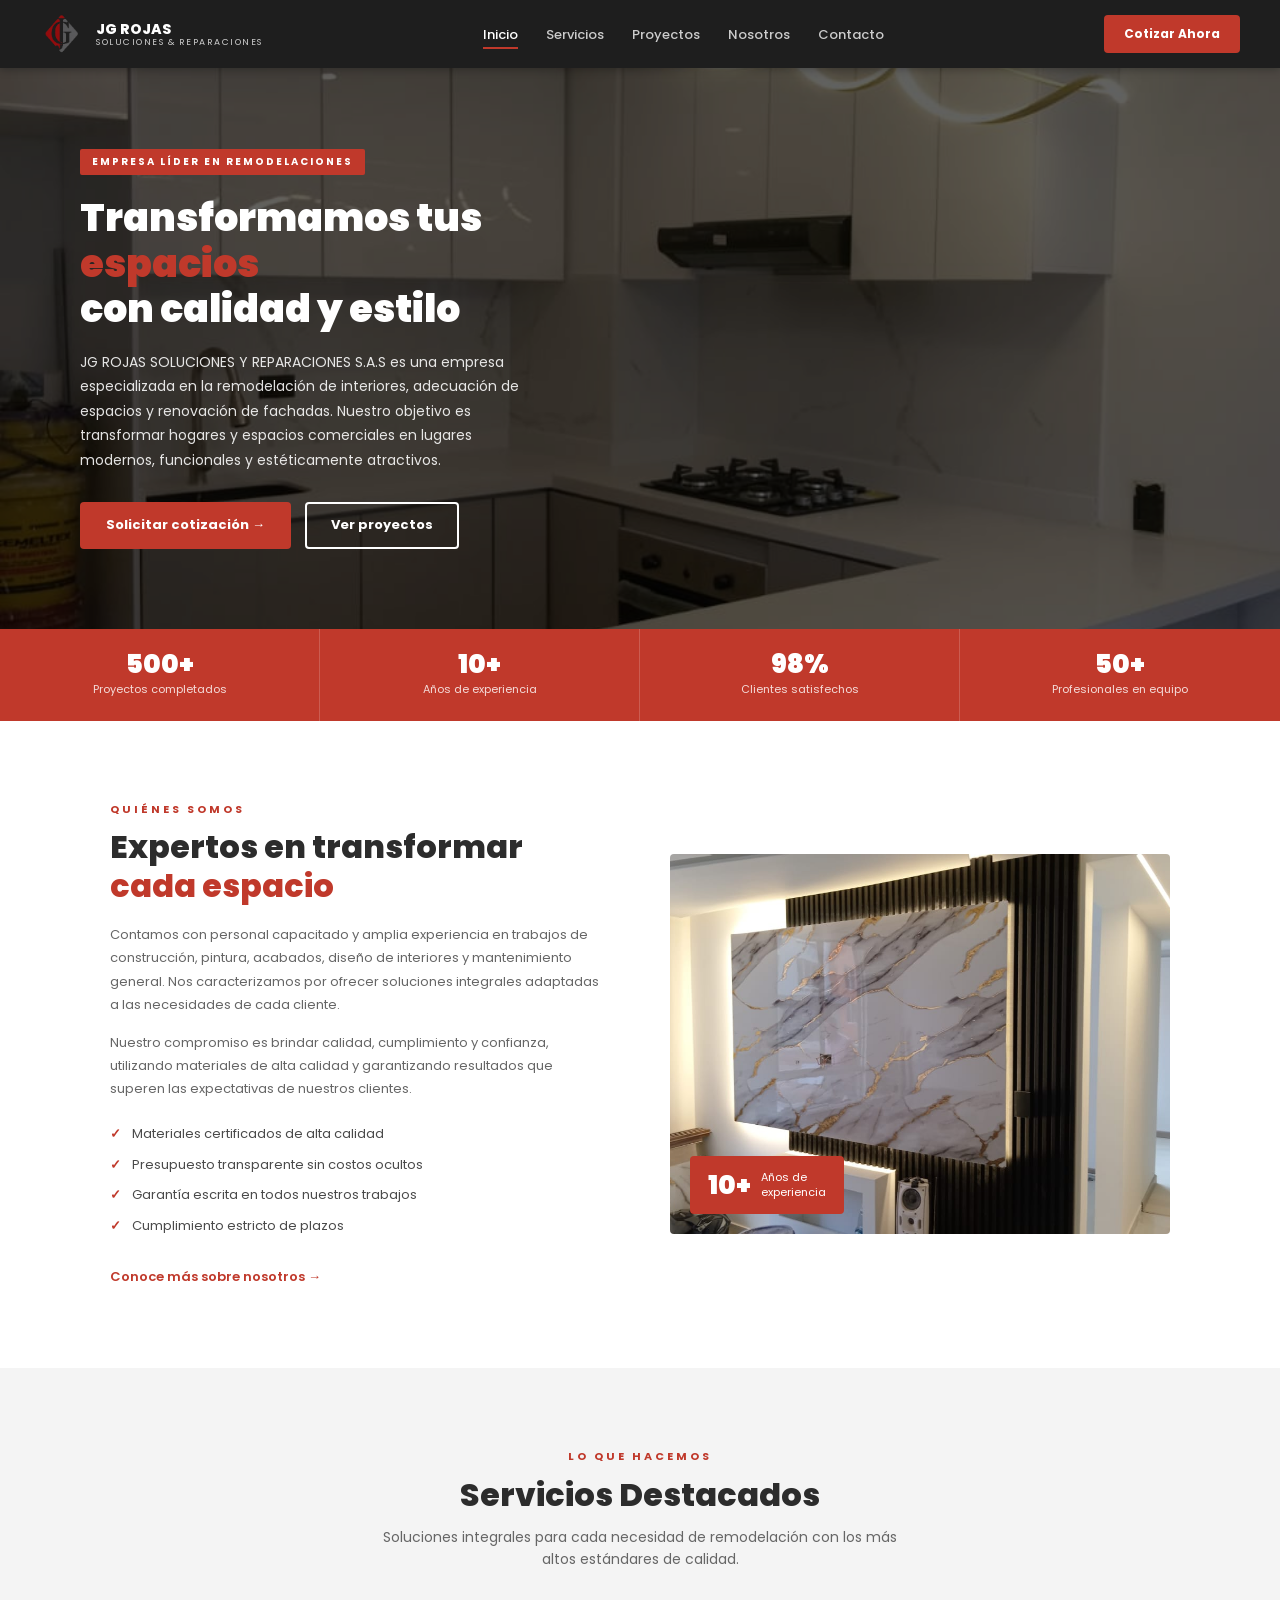
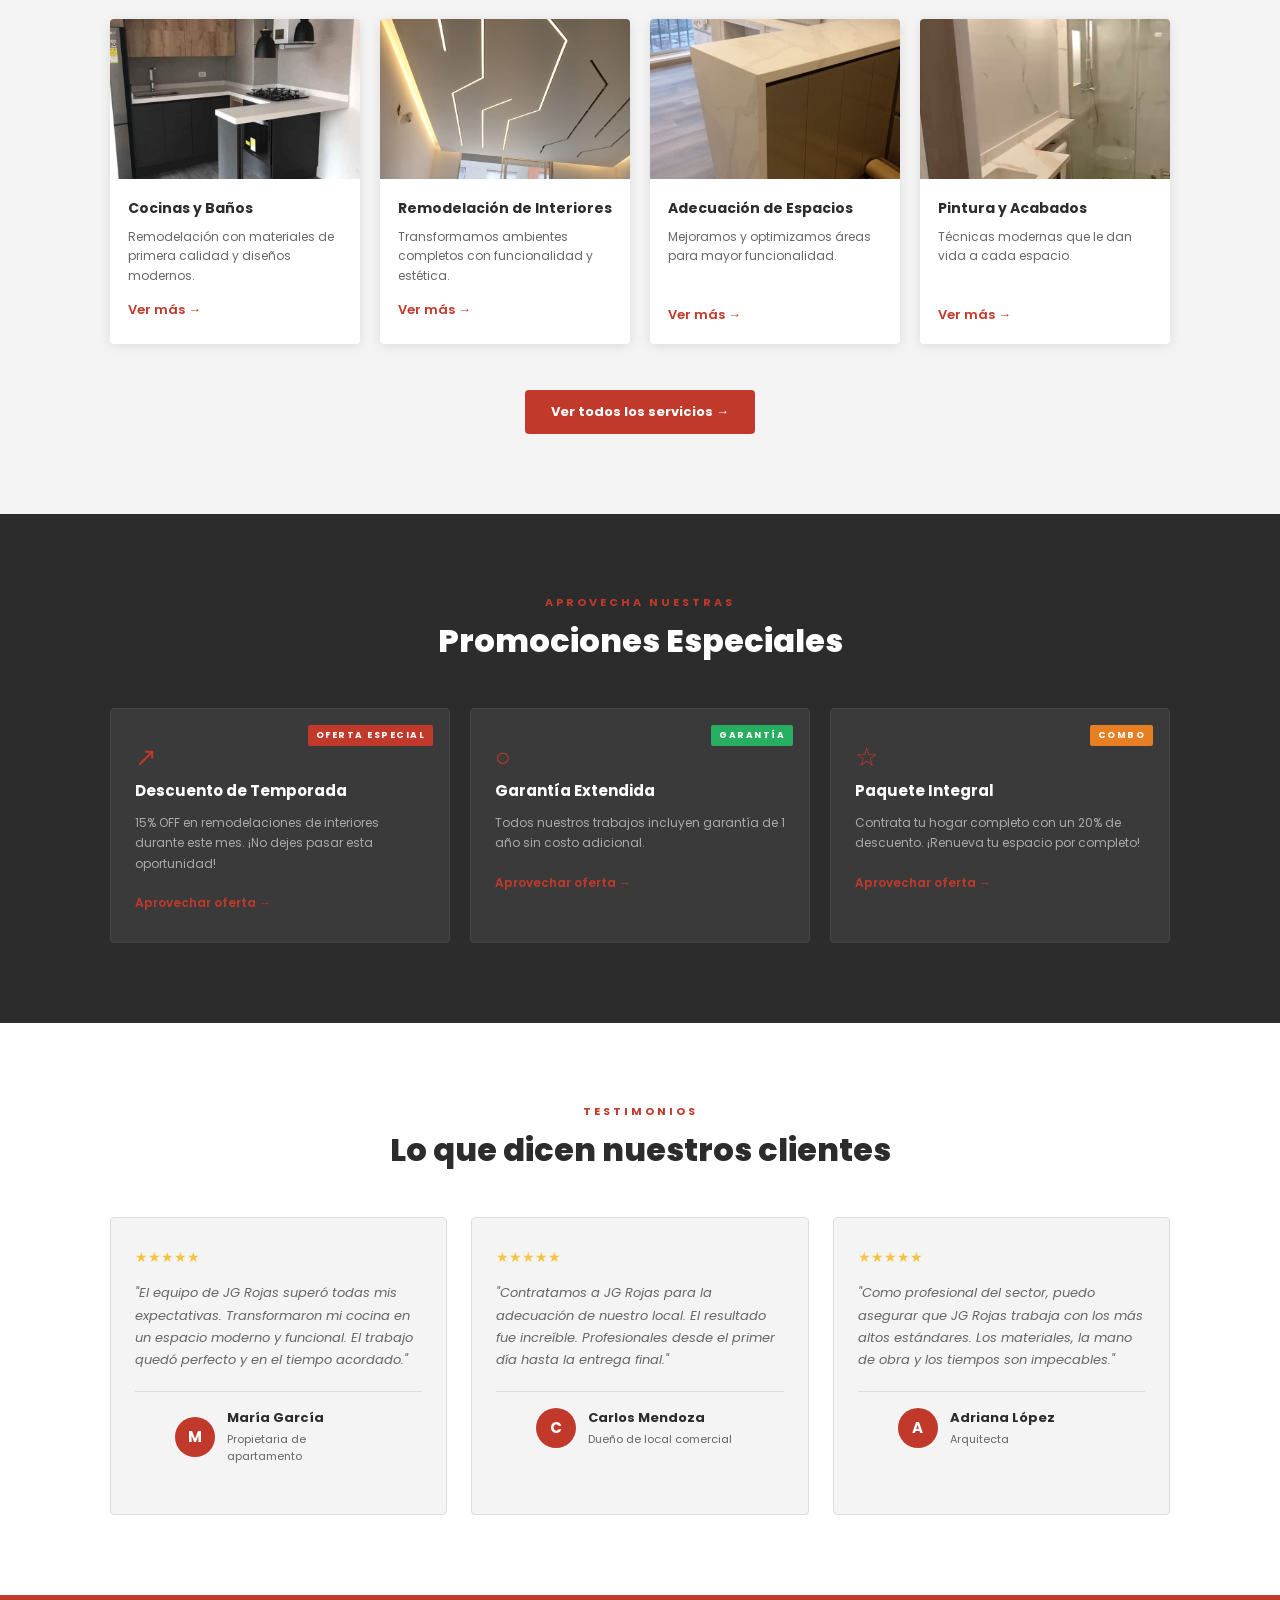
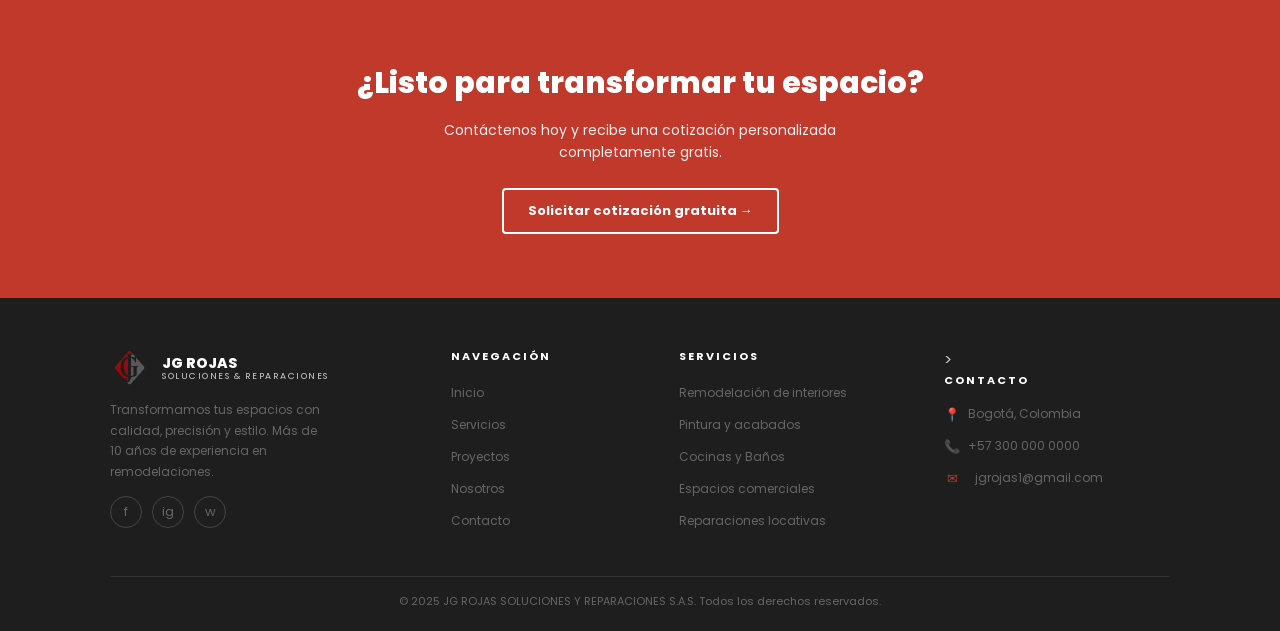
<file: index.html>
<!DOCTYPE html>
<html lang="es">
<head>
  <meta charset="UTF-8" />
  <meta name="viewport" content="width=device-width, initial-scale=1.0" />
  <meta name="Author" name="JG rojas">
  <title>JG Rojas — Inicio</title>
  <link rel="preconnect" href="https://fonts.googleapis.com" />
  <link href="https://fonts.googleapis.com/css2?family=Poppins:wght@300;400;500;600;700;800;900&display=swap" rel="stylesheet" />
  <!-- Archivo único de estilos según contrato -->
  <link rel="stylesheet" href="estilo.css" />
</head>
<body>

  <!-- ========== NAVBAR ========== -->
  <header class="navbar">
    <a href="inicio.html" class="navbar-logo">
      <!-- Logo real de la empresa -->
      <img class="logo-img" src="./logo-removebg-preview (1).png" alt="Logo JG Rojas" />
      <span class="logo-text">
        <strong>JG ROJAS</strong>
        <span>Soluciones &amp; Reparaciones</span>
      </span>
    </a>
    <nav aria-label="Navegación principal">
      <ul class="navbar-links">
        <li><a href="inicio.html" class="active">Inicio</a></li>
        <li><a href="servicios.html">Servicios</a></li>
        <li><a href="proyectos.html">Proyectos</a></li>
        <li><a href="nosotros.html">Nosotros</a></li>
        <li><a href="contacto.html">Contacto</a></li>
      </ul>
    </nav>
    <a href="contacto.html" class="navbar-cta">Cotizar Ahora</a>
  </header>

  <main>

    <!-- ===== HERO ===== -->
    <section class="hero" aria-label="Portada principal">
      <figure class="hero-bg">
        <img src="./imagenes/interior.jpeg" alt="Interior remodelado" />
      </figure>
      <span class="hero-overlay" aria-hidden="true"></span>
      <article class="hero-content">
        <span class="hero-label">EMPRESA LÍDER EN REMODELACIONES</span>
        <h1>Transformamos tus <span class="rojo">espacios</span><br />con calidad y estilo</h1>
        <p>
          JG ROJAS SOLUCIONES Y REPARACIONES S.A.S es una empresa especializada en la
          remodelación de interiores, adecuación de espacios y renovación de fachadas.
          Nuestro objetivo es transformar hogares y espacios comerciales en lugares modernos,
          funcionales y estéticamente atractivos.
        </p>
        <nav class="hero-btns" aria-label="Acciones principales">
          <a href="contacto.html" class="btn-rojo">Solicitar cotización →</a>
          <a href="proyectos.html" class="btn-outline">Ver proyectos</a>
        </nav>
      </article>
    </section>

    <!-- ===== ESTADÍSTICAS ===== -->
    <aside class="stats-bar" aria-label="Cifras destacadas">   <!--contenido secuntario--> 
      <article class="stat"><span class="stat-num">500+</span><span class="stat-label">Proyectos completados</span></article>
      <article class="stat"><span class="stat-num">10+</span><span class="stat-label">Años de experiencia</span></article>
      <article class="stat"><span class="stat-num">98%</span><span class="stat-label">Clientes satisfechos</span></article>
      <article class="stat"><span class="stat-num">50+</span><span class="stat-label">Profesionales en equipo</span></article>
    </aside>

    <!-- ===== QUIÉNES SOMOS ===== -->
    <section class="quienes">
      <section class="container quienes-grid">
        <article class="quienes-texto">
          <span class="section-label">QUIÉNES SOMOS</span>
          <h2 class="section-title">Expertos en transformar<br /><span>cada espacio</span></h2>
          <p>
            Contamos con personal capacitado y amplia experiencia en trabajos de construcción,
            pintura, acabados, diseño de interiores y mantenimiento general. Nos caracterizamos
            por ofrecer soluciones integrales adaptadas a las necesidades de cada cliente.
          </p>
          <p>
            Nuestro compromiso es brindar calidad, cumplimiento y confianza, utilizando
            materiales de alta calidad y garantizando resultados que superen las expectativas
            de nuestros clientes.
          </p>
          <ul class="check-list">
            <li>Materiales certificados de alta calidad</li>
            <li>Presupuesto transparente sin costos ocultos</li>
            <li>Garantía escrita en todos nuestros trabajos</li>
            <li>Cumplimiento estricto de plazos</li>
          </ul>
          <a href="nosotros.html" class="link-rojo">Conoce más sobre nosotros →</a>
        </article>
        <figure class="quienes-imagen">
          <img src="./imagenes/pared.jpeg" alt="Interior remodelado por JG Rojas" />
          <figcaption class="badge-anos">
            <span class="badge-num">10+</span>
            <span class="badge-txt">Años de<br />experiencia</span>
          </figcaption>
        </figure>
      </section>
    </section>

    <!-- ===== SERVICIOS DESTACADOS ===== -->
    <section class="servicios-home">
      <section class="container">
        <header class="section-header">
          <span class="section-label">LO QUE HACEMOS</span>
          <h2 class="section-title">Servicios Destacados</h2>
          <p class="section-subtitle">Soluciones integrales para cada necesidad de remodelación con los más altos estándares de calidad.</p>
        </header>
        <section class="servicios-grid">
          <article class="servicio-card">
            <figure class="servicio-img"><img src="./imagenes/cocina.jpeg" alt="Cocinas y Baños" /></figure>
            <section class="servicio-info">
              <h3>Cocinas y Baños</h3>
              <p>Remodelación con materiales de primera calidad y diseños modernos.</p>
              <a href="servicios.html" class="link-rojo">Ver más →</a>
            </section>
          </article>
          <article class="servicio-card">
            <figure class="servicio-img"><img src="./imagenes/techo.jpeg" alt="Remodelación de Interiores" /></figure>
            <section class="servicio-info">
              <h3>Remodelación de Interiores</h3>
              <p>Transformamos ambientes completos con funcionalidad y estética.</p>
              <a href="servicios.html" class="link-rojo">Ver más →</a>
            </section>
          </article>
          <article class="servicio-card">
            <figure class="servicio-img"><img src="./imagenes/meson.jpeg" alt="Espacios Comerciales" /></figure>
            <section class="servicio-info">
              <h3>Adecuación de Espacios</h3>
              <p>Mejoramos y optimizamos áreas para mayor funcionalidad.  </p><br>
              <a href="servicios.html" class="link-rojo">Ver más →</a>
            </section>
          </article>
          <article class="servicio-card">
            <figure class="servicio-img"><img src="./imagenes/acabado.png" alt="Pintura y Acabados" /></figure>
            <section class="servicio-info">
              <h3>Pintura y Acabados</h3>
              <p>Técnicas modernas que le dan vida a cada espacio.  </p> <br>
              <a href="servicios.html" class="link-rojo">Ver más →</a>
            </section>
          </article>
        </section>
        <footer class="servicios-home-cta">
          <a href="servicios.html" class="btn-rojo">Ver todos los servicios →</a>
        </footer>
      </section>
    </section>

    <!-- ===== PROMOCIONES ===== -->
    <section class="promociones">
      <section class="container">
        <header class="section-header">
          <span class="section-label">APROVECHA NUESTRAS</span>
          <h2 class="section-title" style="color:var(--blanco);">Promociones Especiales</h2>
        </header>
        <section class="promo-grid">
          <article class="promo-card">
            <span class="promo-badge oferta">OFERTA ESPECIAL</span>
            <span class="promo-icon" aria-hidden="true">↗</span>
            <h3>Descuento de Temporada</h3>
            <p>15% OFF en remodelaciones de interiores durante este mes. ¡No dejes pasar esta oportunidad!</p>
            <a href="contacto.html" class="link-rojo-sm">Aprovechar oferta →</a>
          </article>
          <article class="promo-card">
            <span class="promo-badge garantia">GARANTÍA</span>
            <span class="promo-icon" aria-hidden="true">○</span>
            <h3>Garantía Extendida</h3>
            <p>Todos nuestros trabajos incluyen garantía de 1 año sin costo adicional.</p>
            <a href="contacto.html" class="link-rojo-sm">Aprovechar oferta →</a>
          </article>
          <article class="promo-card">
            <span class="promo-badge combo">COMBO</span>
            <span class="promo-icon" aria-hidden="true">☆</span>
            <h3>Paquete Integral</h3>
            <p>Contrata tu hogar completo con un 20% de descuento. ¡Renueva tu espacio por completo!</p>
            <a href="contacto.html" class="link-rojo-sm">Aprovechar oferta →</a>
          </article>
        </section>
      </section>
    </section>

    <!-- ===== TESTIMONIOS ===== -->
    <section class="testimonios">
      <section class="container">
        <header class="section-header">
          <span class="section-label">TESTIMONIOS</span>
          <h2 class="section-title">Lo que dicen nuestros clientes</h2>
        </header>
        <section class="testimonios-grid">
          <article class="testimonio-card">
            <p class="estrellas" aria-label="5 estrellas">★★★★★</p>
    <!--Citas de testimonios--><blockquote>"El equipo de JG Rojas superó todas mis expectativas. Transformaron mi cocina en un espacio moderno y funcional. El trabajo quedó perfecto y en el tiempo acordado."</blockquote>
            <footer class="testimonio-autor">
              <b class="autor-avatar" aria-hidden="true">M</b>
              <p><strong>María García</strong><span>Propietaria de apartamento</span></p>
            </footer>
          </article>
          <article class="testimonio-card">
            <p class="estrellas" aria-label="5 estrellas">★★★★★</p>
            <blockquote>"Contratamos a JG Rojas para la adecuación de nuestro local. El resultado fue increíble. Profesionales desde el primer día hasta la entrega final."</blockquote>
            <footer class="testimonio-autor">
              <b class="autor-avatar" aria-hidden="true">C</b>
              <p><strong>Carlos Mendoza</strong><span>Dueño de local comercial</span></p>
            </footer>
          </article>
          <article class="testimonio-card">
            <p class="estrellas" aria-label="5 estrellas">★★★★★</p>
            <blockquote>"Como profesional del sector, puedo asegurar que JG Rojas trabaja con los más altos estándares. Los materiales, la mano de obra y los tiempos son impecables."</blockquote>
            <footer class="testimonio-autor">
              <b class="autor-avatar" aria-hidden="true">A</b>
              <p><strong>Adriana López</strong><span>Arquitecta</span></p>
            </footer>
          </article>
        </section>
      </section>
    </section>

    <!-- ===== CTA FINAL ===== -->
    <section class="cta-banner">
      <h2>¿Listo para transformar tu espacio?</h2>
      <p>Contáctenos hoy y recibe una cotización personalizada completamente gratis.</p>
      <a href="contacto.html" class="btn-outline">Solicitar cotización gratuita →</a>
    </section>

  </main>

  <!-- ========== FOOTER ========== -->
  <footer>
    <section class="container">
      <section class="footer-grid">
        <section class="footer-brand">
          <a href="inicio.html" class="navbar-logo">
            <img class="logo-img" src="./logo-removebg-preview (1).png" alt="Logo JG Rojas" />
            <span class="logo-text"><strong>JG ROJAS</strong><span>Soluciones &amp; Reparaciones</span></span>
          </a>
          <p>Transformamos tus espacios con calidad, precisión y estilo. Más de 10 años de experiencia en remodelaciones.</p>
          <nav class="footer-social" aria-label="Redes sociales">
            <a href="#" aria-label="Facebook">f</a>
            <a href="#" aria-label="Instagram">ig</a>
            <a href="#" aria-label="WhatsApp">w</a>
          </nav>
        </section>
        <nav class="footer-col" aria-label="Navegación">
          <h4>Navegación</h4>
          <ul>
            <li><a href="inicio.html">Inicio</a></li>
            <li><a href="servicios.html">Servicios</a></li>
            <li><a href="proyectos.html">Proyectos</a></li>
            <li><a href="nosotros.html">Nosotros</a></li>
            <li><a href="contacto.html">Contacto</a></li>
          </ul>
        </nav>
        <nav class="footer-col" aria-label="Servicios">
          <h4>Servicios</h4>
          <ul>
            <li><a href="servicios.html">Remodelación de interiores</a></li>
            <li><a href="servicios.html">Pintura y acabados</a></li>
            <li><a href="servicios.html">Cocinas y Baños</a></li>
            <li><a href="servicios.html">Espacios comerciales</a></li>
            <li><a href="servicios.html">Reparaciones locativas</a></li>
          </ul>
        </nav>
        <address class="footer-col"> <!--Datos de contacto-->>
          <h4>Contacto</h4>
          <p class="footer-contact-item"><span class="icon" aria-hidden="true">📍</span>Bogotá, Colombia</p>
          <p class="footer-contact-item"><span class="icon" aria-hidden="true">📞</span>+57 300 000 0000</p>
          <p class="footer-contact-item"><span class="icon" aria-hidden="true">  &nbsp;✉</span> &ensp; jgrojas1@gmail.com</p>
        </address>
      </section>
      <!-- Copyright según contrato -->
      <p class="footer-bottom">© 2025 JG ROJAS SOLUCIONES Y REPARACIONES S.A.S. Todos los derechos reservados.</p>
</file>
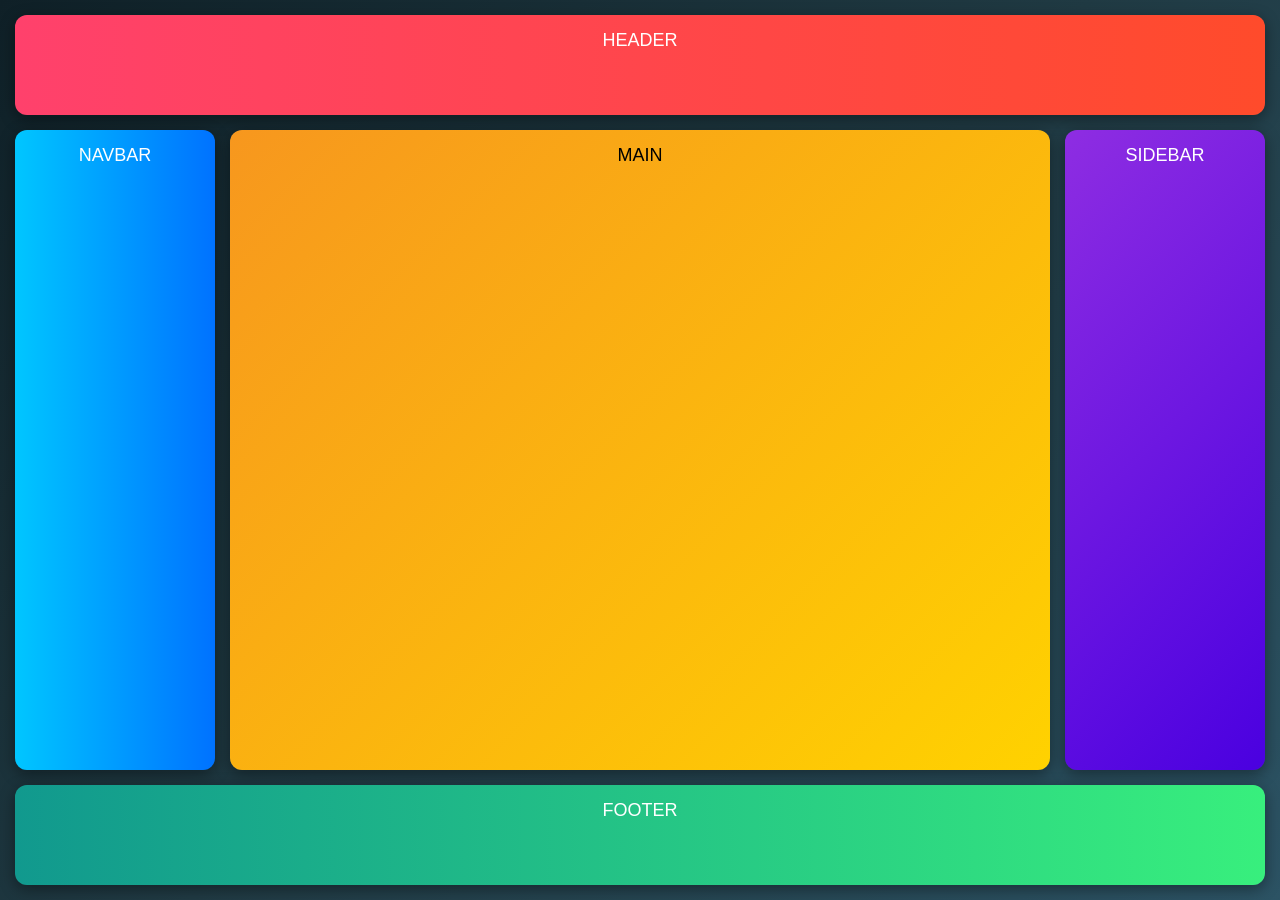
<file: Maquetado/Index.html>
<!DOCTYPE html>
<html lang="en">
<head>
  <meta charset="UTF-8">
  <meta name="Author" name="Estiven">
  <meta name="viewport" content="width=device-width, initial-scale=1.0"> 
  <title>Grid</title>
  <link rel="stylesheet" href="./Style.css">
</head>
<body class="contenedor-grid">
  <header class="header">HEADER</header>
  <nav class="navbar">NAVBAR</nav>
  <aside class="sidebar">SIDEBAR</aside>
  <article class="main">MAIN</article>
  <footer class="footer">FOOTER</footer>
</body>
</html>
</file>
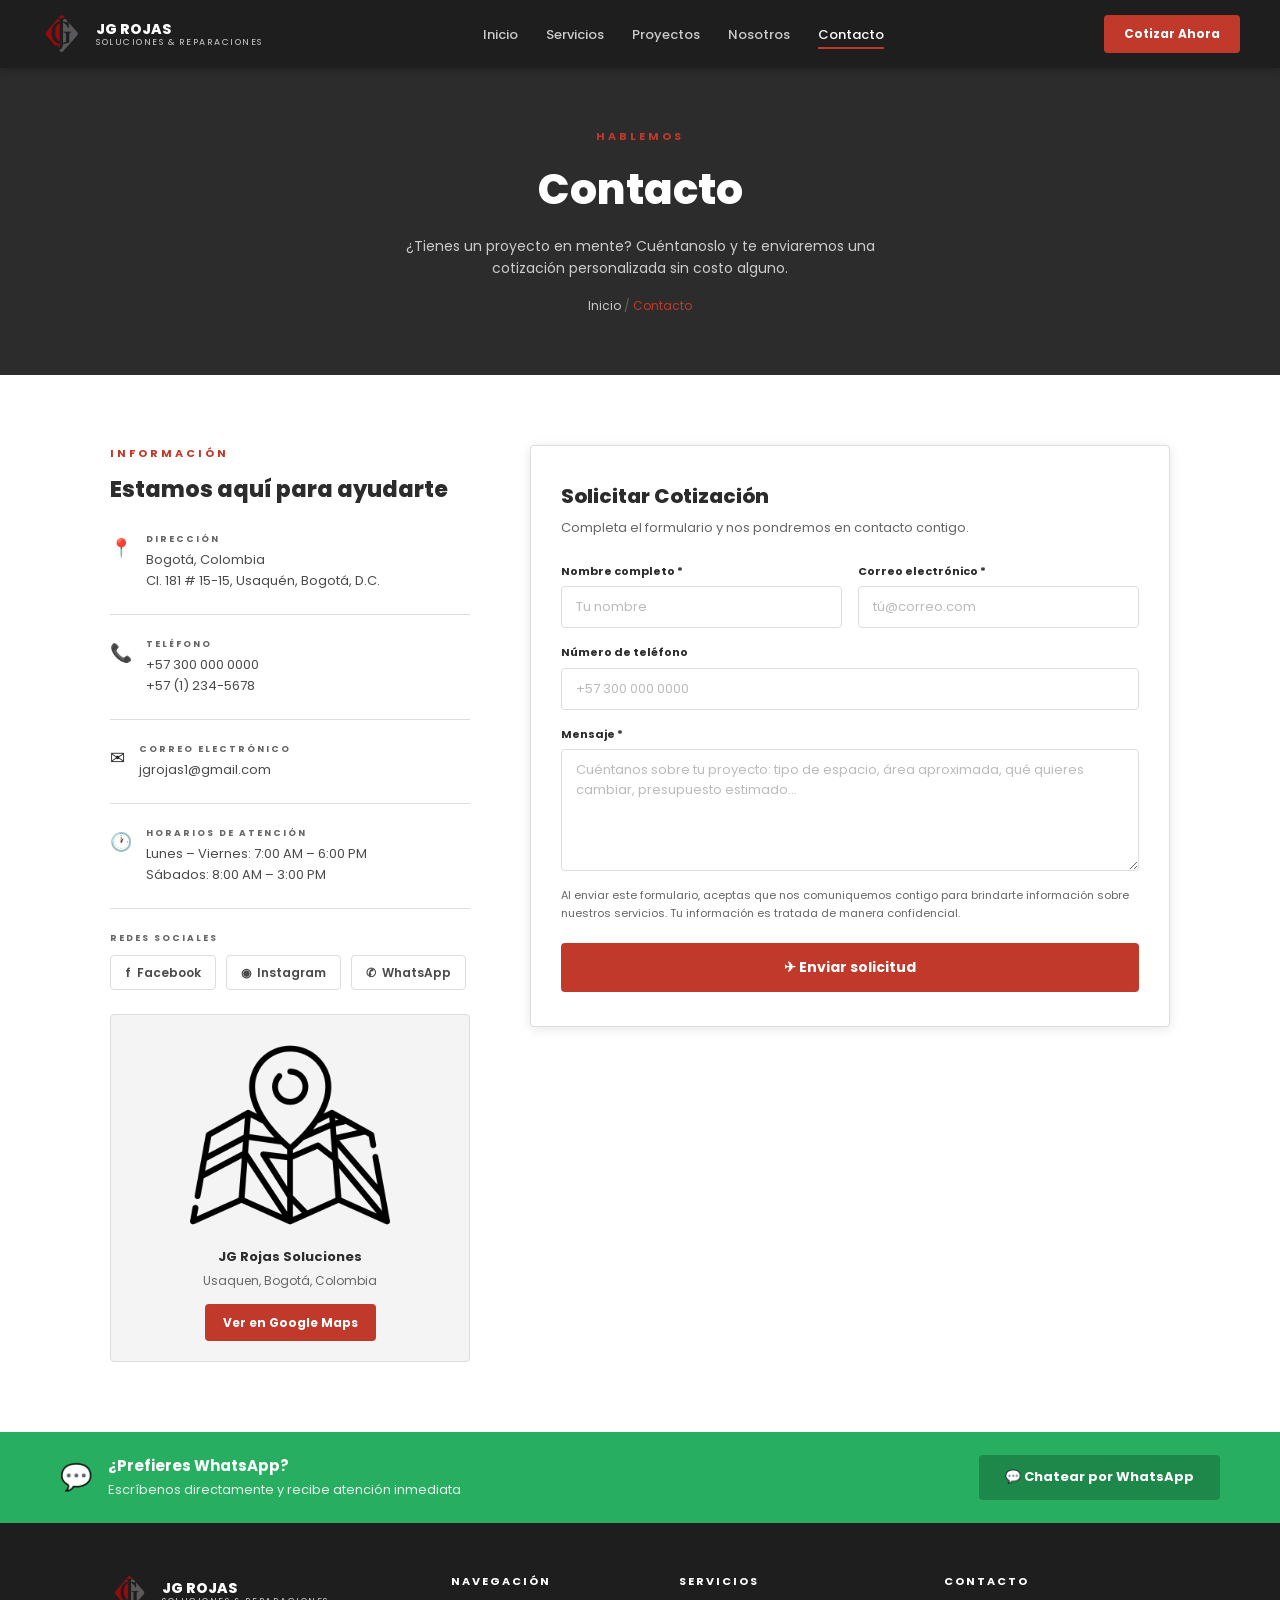
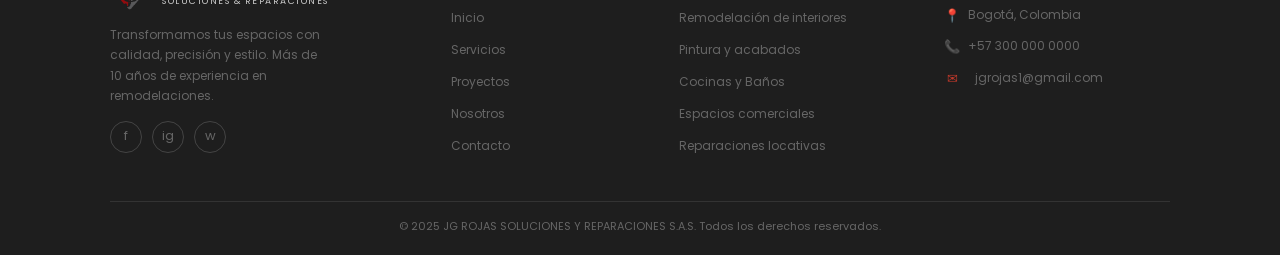
<file: contacto.html>
<!DOCTYPE html>
<html lang="es">
<head>
  <meta charset="UTF-8" />
  <meta name="viewport" content="width=device-width, initial-scale=1.0" />
  <meta name="Author" name="JG rojas">
  <title>JG Rojas — Contacto</title>
  <link rel="preconnect" href="https://fonts.googleapis.com" />
  <link href="https://fonts.googleapis.com/css2?family=Poppins:wght@300;400;500;600;700;800;900&display=swap" rel="stylesheet" />
  <link rel="stylesheet" href="estilo.css" />
</head>
<body>

  <!-- ========== NAVBAR ========== -->
  <header class="navbar">
    <a href="inicio.html" class="navbar-logo">
      <img class="logo-img" src="./logo-removebg-preview (1).png" alt="Logo JG Rojas" />
      <span class="logo-text">
        <strong>JG ROJAS</strong>
        <span>Soluciones &amp; Reparaciones</span>
      </span>
    </a>
    <nav aria-label="Navegación principal">
      <ul class="navbar-links">
        <li><a href="inicio.html">Inicio</a></li>
        <li><a href="servicios.html">Servicios</a></li>
        <li><a href="proyectos.html">Proyectos</a></li>
        <li><a href="nosotros.html">Nosotros</a></li>
        <li><a href="contacto.html" class="active">Contacto</a></li>
      </ul>
    </nav>
    <a href="contacto.html" class="navbar-cta">Cotizar Ahora</a>
  </header>

  <main>

    <!-- ===== HERO DE PÁGINA ===== -->
    <section class="page-hero">
      <span class="section-label">HABLEMOS</span>
      <h1>Contacto</h1>
      <p>¿Tienes un proyecto en mente? Cuéntanoslo y te enviaremos una cotización personalizada sin costo alguno.</p>
      <nav class="breadcrumb" aria-label="Ruta de navegación">
        <a href="inicio.html">Inicio</a> / <span>Contacto</span>
      </nav>
    </section>

    <!-- ===== INFO + FORMULARIO ===== -->
    <section class="contacto-main">
      <section class="container contacto-grid">

        <!-- Columna izquierda: información -->
        <aside class="contacto-info">
          <span class="section-label">INFORMACIÓN</span>
          <h2>Estamos aquí para ayudarte</h2>

          <article class="info-item">
            <span class="info-icon" aria-hidden="true">📍</span>
            <section>
              <span class="info-label">DIRECCIÓN</span>
              <p>Bogotá, Colombia<br />Cl. 181 # 15-15, Usaquén, Bogotá, D.C.</p>
            </section>
          </article>

          <article class="info-item">
            <span class="info-icon" aria-hidden="true">📞</span>
            <section>
              <span class="info-label">TELÉFONO</span>
              <p>+57 300 000 0000<br />+57 (1) 234-5678</p>
            </section>
          </article>

          <article class="info-item">
            <span class="info-icon" aria-hidden="true">✉</span>
            <section>
              <span class="info-label">CORREO ELECTRÓNICO</span>
              <p> jgrojas1@gmail.com</p>
            </section>
          </article>

          <article class="info-item">
            <span class="info-icon" aria-hidden="true">🕐</span>
            <section>
              <span class="info-label">HORARIOS DE ATENCIÓN</span>
              <p>Lunes – Viernes: 7:00 AM – 6:00 PM<br />Sábados: 8:00 AM – 3:00 PM</p>
            </section>
          </article>

          <p class="redes-label">REDES SOCIALES</p>
          <nav class="redes-row" aria-label="Redes sociales">
            <a href="#" class="red-btn"><span aria-hidden="true">f</span> Facebook</a>
            <a href="#" class="red-btn"><span aria-hidden="true">◉</span> Instagram</a>
            <a href="#" class="red-btn"><span aria-hidden="true">✆</span> WhatsApp</a>
          </nav>

          <!-- Mapa estático como imagen (según contrato) -->
          <figure class="mapa-placeholder">
            <img src="./imagenes/mapa.png" alt="Mapa de ubicación de JG Rojas en Bogotá" style="width:100%;border-radius:4px;margin-bottom:12px;" />
            <figcaption>
              <p class="mapa-empresa">JG Rojas Soluciones</p>
              <p class="mapa-dir">Usaquen, Bogotá, Colombia</p>
            </figcaption>
            <a href="https://maps.app.goo.gl/Y7qvqRw7ym8N1Tzg9" target="_blank" rel="noopener" class="btn-rojo mapa-btn">Ver en Google Maps</a>
          </figure>
        </aside>

        <!-- Columna derecha: formulario -->
        <article class="contacto-form-wrap">
          <h3>Solicitar Cotización</h3>
          <p class="form-subtitulo">Completa el formulario y nos pondremos en contacto contigo.</p>

          <!-- Campos: nombre y correo -->
          <section class="form-row">
            <section class="form-group">
              <label for="nombre">Nombre completo *</label>
              <input type="text" id="nombre" name="nombre" placeholder="Tu nombre" />
            </section>
            <section class="form-group">
              <label for="email">Correo electrónico *</label>
              <input type="email" id="email" name="email" placeholder="tú@correo.com" />
            </section>
          </section>

          <!-- Campo: teléfono (según contrato) -->
          <section class="form-group">
            <label for="telefono">Número de teléfono</label>
            <input type="tel" id="telefono" name="telefono" placeholder="+57 300 000 0000" />
          </section>

          <!-- Campo: mensaje-->
          <section class="form-group">
            <label for="mensaje">Mensaje *</label>
            <textarea id="mensaje" name="mensaje" rows="5"
              placeholder="Cuéntanos sobre tu proyecto: tipo de espacio, área aproximada, qué quieres cambiar, presupuesto estimado…"></textarea>
          </section>

          <p class="form-aviso">
            Al enviar este formulario, aceptas que nos comuniquemos contigo para brindarte
            información sobre nuestros servicios. Tu información es tratada de manera confidencial.
          </p>

          <button type="submit" class="btn-rojo btn-enviar">✈ Enviar solicitud</button>
        </article>

      </section>
    </section>

    <!-- ===== BANNER WHATSAPP ===== -->
    <aside class="whatsapp-banner">
      <section class="wa-texto">
        <span class="wa-icon" aria-hidden="true">💬</span>
        <section>
          <strong>¿Prefieres WhatsApp?</strong>
          <p>Escríbenos directamente y recibe atención inmediata</p>
        </section>
      </section>
      <a href="https://wa.me/573227617514?text=¡Hola,%20 Quiero%20comenzar%20a%20construir%20mi%20proyecto!" target="_blank" rel="noopener" class="btn-rojo">💬 Chatear por WhatsApp</a>
    </aside>

  </main>

  <!-- ========== FOOTER ========== -->
  <footer>
    <section class="container">
      <section class="footer-grid">
        <section class="footer-brand">
          <a href="inicio.html" class="navbar-logo">
            <img class="logo-img" src="./logo-removebg-preview (1).png" alt="Logo JG Rojas" />
            <span class="logo-text"><strong>JG ROJAS</strong><span>Soluciones &amp; Reparaciones</span></span>
          </a>
          <p>Transformamos tus espacios con calidad, precisión y estilo. Más de 10 años de experiencia en remodelaciones.</p>
          <nav class="footer-social" aria-label="Redes sociales">
            <a href="#" aria-label="Facebook">f</a>
            <a href="#" aria-label="Instagram">ig</a>
            <a href="#" aria-label="WhatsApp">w</a>
          </nav>
        </section>
        <nav class="footer-col" aria-label="Navegación"><h4>Navegación</h4><ul>
          <li><a href="inicio.html">Inicio</a></li>
          <li><a href="servicios.html">Servicios</a></li>
          <li><a href="proyectos.html">Proyectos</a></li>
          <li><a href="nosotros.html">Nosotros</a></li>
          <li><a href="contacto.html">Contacto</a></li>
        </ul></nav>
        <nav class="footer-col" aria-label="Servicios"><h4>Servicios</h4><ul>
          <li><a href="servicios.html">Remodelación de interiores</a></li>
          <li><a href="servicios.html">Pintura y acabados</a></li>
          <li><a href="servicios.html">Cocinas y Baños</a></li>
          <li><a href="servicios.html">Espacios comerciales</a></li>
          <li><a href="servicios.html">Reparaciones locativas</a></li>
        </ul></nav>
        <address class="footer-col">
          <h4>Contacto</h4>
          <p class="footer-contact-item"><span class="icon" aria-hidden="true">📍</span>Bogotá, Colombia</p>
          <p class="footer-contact-item"><span class="icon" aria-hidden="true">📞</span>+57 300 000 0000</p>
           <p class="footer-contact-item"><span class="icon" aria-hidden="true">  &nbsp;✉</span> &ensp; jgrojas1@gmail.com</p>
        </address>
      </section>
      <p class="footer-bottom">© 2025 JG ROJAS SOLUCIONES Y REPARACIONES S.A.S. Todos los derechos reservados.</p>
    </section>
  </footer>

</body>
</html>
</file>
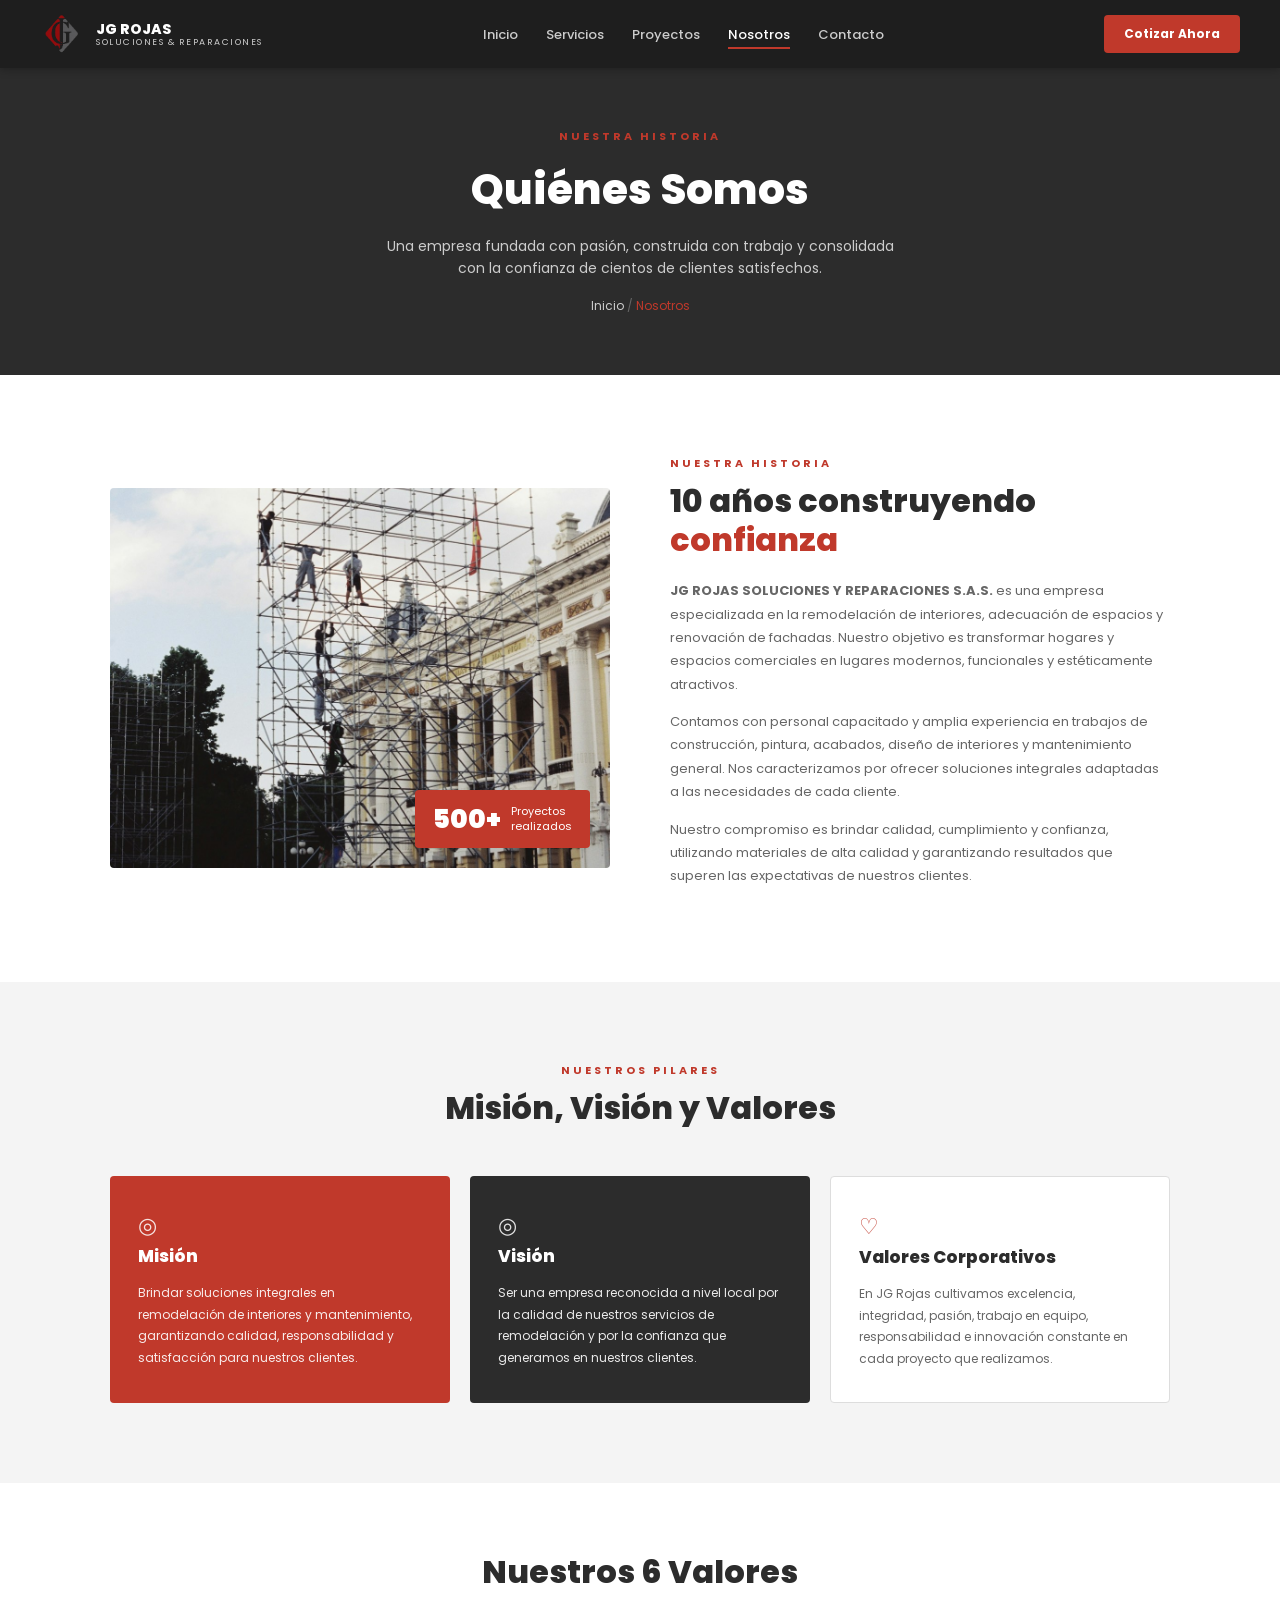
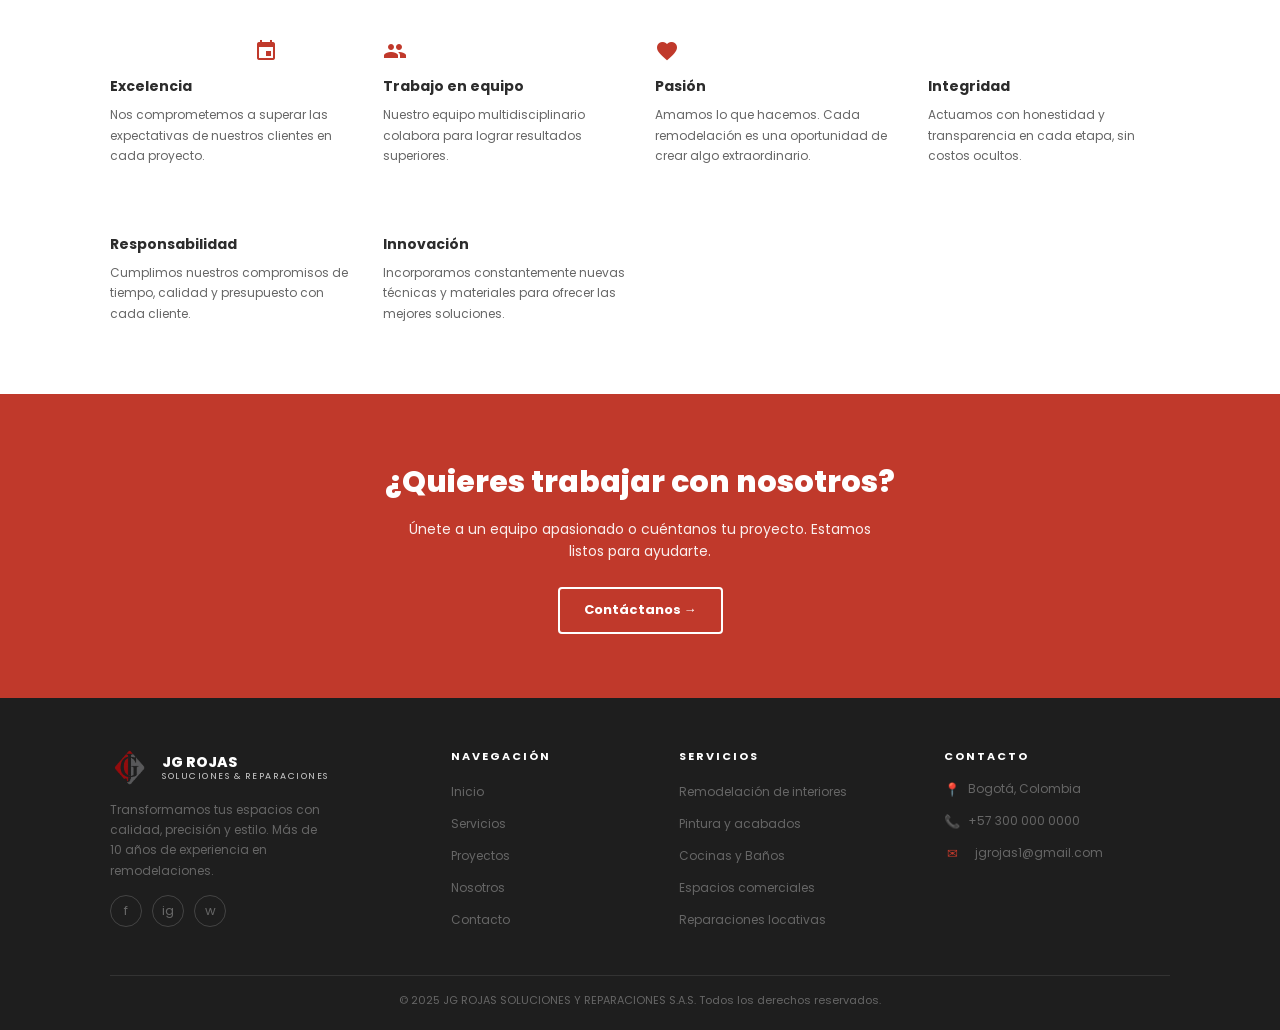
<file: nosotros.html>
<!DOCTYPE html>
<html lang="es">
<head>
  <meta charset="UTF-8" />
  <meta name="viewport" content="width=device-width, initial-scale=1.0" />
  <meta name="Author" name="JG rojas">
  <title>JG Rojas — Nosotros</title>
  <link rel="preconnect" href="https://fonts.googleapis.com" />
  <link href="https://fonts.googleapis.com/css2?family=Poppins:wght@300;400;500;600;700;800;900&display=swap" rel="stylesheet" />
  <link rel="stylesheet" href="estilo.css" />
  <link href="https://fonts.googleapis.com/icon?family=Material+Icons" rel="stylesheet" />
</head>
<body>

  <!-- ========== NAVBAR ========== -->
  <header class="navbar">
    <a href="inicio.html" class="navbar-logo">
      <img class="logo-img" src="./logo-removebg-preview (1).png" alt="Logo JG Rojas" />
      <span class="logo-text">
        <strong>JG ROJAS</strong>
        <span>Soluciones &amp; Reparaciones</span>
      </span>
    </a>
    <nav aria-label="Navegación principal">
      <ul class="navbar-links">
        <li><a href="inicio.html">Inicio</a></li>
        <li><a href="servicios.html">Servicios</a></li>
        <li><a href="proyectos.html">Proyectos</a></li>
        <li><a href="nosotros.html" class="active">Nosotros</a></li>
        <li><a href="contacto.html">Contacto</a></li>
      </ul>
    </nav>
    <a href="contacto.html" class="navbar-cta">Cotizar Ahora</a>
  </header>

  <main>

    <!-- ===== HERO DE PÁGINA ===== -->
    <section class="page-hero">
      <span class="section-label">NUESTRA HISTORIA</span>
      <h1>Quiénes Somos</h1>
      <p>Una empresa fundada con pasión, construida con trabajo y consolidada con la confianza de cientos de clientes satisfechos.</p>
      <nav class="breadcrumb" aria-label="Ruta de navegación">
        <a href="inicio.html">Inicio</a> / <span>Nosotros</span>
      </nav>
    </section>

    <!-- ===== HISTORIA ===== -->
    <section class="historia">
      <section class="container historia-grid">
        <figure class="historia-img">
          <img src="./imagenes/equipo.jpg" alt="Equipo JG Rojas en obra" />
          <figcaption class="historia-badge">
            <span class="badge-num">500+</span>
            <span class="badge-txt">Proyectos<br />realizados</span>
          </figcaption>
        </figure>
        <article class="historia-texto">
          <span class="section-label">NUESTRA HISTORIA</span>
          <h2 class="section-title">10 años construyendo <span>confianza</span></h2>
          <p>
            <strong>JG ROJAS SOLUCIONES Y REPARACIONES S.A.S.</strong> es una empresa
            especializada en la remodelación de interiores, adecuación de espacios y
            renovación de fachadas. Nuestro objetivo es transformar hogares y espacios
            comerciales en lugares modernos, funcionales y estéticamente atractivos.
          </p>
          <p>
            Contamos con personal capacitado y amplia experiencia en trabajos de
            construcción, pintura, acabados, diseño de interiores y mantenimiento general.
            Nos caracterizamos por ofrecer soluciones integrales adaptadas a las
            necesidades de cada cliente.
          </p>
          <p>
            Nuestro compromiso es brindar calidad, cumplimiento y confianza, utilizando
            materiales de alta calidad y garantizando resultados que superen las
            expectativas de nuestros clientes.
          </p>
        </article>
      </section>
    </section>

    <!-- ===== MISIÓN, VISIÓN Y VALORES ===== -->
    <section class="mision-vision">
      <section class="container">
        <header class="section-header">
          <span class="section-label">NUESTROS PILARES</span>
          <h2 class="section-title">Misión, Visión y Valores</h2>
        </header>
        <section class="pilares-grid">

          <!-- Misión -->
          <article class="pilar-card pilar-rojo">
            <span class="pilar-icon" aria-hidden="true">◎</span>
            <h3>Misión</h3>
            <p>
              Brindar soluciones integrales en remodelación de interiores y mantenimiento,
              garantizando calidad, responsabilidad y satisfacción para nuestros clientes.
            </p>
          </article>

          <!-- Visión -->
          <article class="pilar-card pilar-oscuro">
            <span class="pilar-icon" aria-hidden="true">◎</span>
            <h3>Visión</h3>
            <p>
              Ser una empresa reconocida a nivel local por la calidad de nuestros servicios
              de remodelación y por la confianza que generamos en nuestros clientes.
            </p>
          </article>

          <!-- Valores -->
          <article class="pilar-card pilar-claro">
            <span class="pilar-icon" style="color:var(--rojo);" aria-hidden="true">♡</span>
            <h3>Valores Corporativos</h3>
            <p>
              En JG Rojas cultivamos excelencia, integridad, pasión, trabajo en equipo,
              responsabilidad e innovación constante en cada proyecto que realizamos.
            </p>
          </article>

        </section>
      </section>
    </section>

    <!-- ===== NUESTROS 6 VALORES ===== -->
    <section class="valores">
      <section class="container">
        <header class="section-header">
          <h2 class="section-title">Nuestros 6 Valores</h2>
        </header>
        <section class="valores-grid">
          <article class="valor-item">
            <span class="valor-icon material-icons" aria-hidden="true">emoji_events</span>
            <h4>Excelencia</h4>
            <p>Nos comprometemos a superar las expectativas de nuestros clientes en cada proyecto.</p>
          </article>
          <article class="valor-item">
            <span class="valor-icon material-icons" aria-hidden="true">groups</span>
            <h4>Trabajo en equipo</h4>
            <p>Nuestro equipo multidisciplinario colabora para lograr resultados superiores.</p>
          </article>
          <article class="valor-item">
            <span class="valor-icon material-icons" aria-hidden="true">favorite</span>
            <h4>Pasión</h4>
            <p>Amamos lo que hacemos. Cada remodelación es una oportunidad de crear algo extraordinario.</p>
          </article>
          <article class="valor-item">
            <span class="valor-icon material-icons" aria-hidden="true">verified</span>
            <h4>Integridad</h4>
            <p>Actuamos con honestidad y transparencia en cada etapa, sin costos ocultos.</p>
          </article>
          <article class="valor-item">
            <span class="valor-icon material-icons" aria-hidden="true">task_alt</span>
            <h4>Responsabilidad</h4>
            <p>Cumplimos nuestros compromisos de tiempo, calidad y presupuesto con cada cliente.</p>
          </article>
          <article class="valor-item">
            <span class="valor-icon material-icons" aria-hidden="true">lightbulb</span>
            <h4>Innovación</h4>
            <p>Incorporamos constantemente nuevas técnicas y materiales para ofrecer las mejores soluciones.</p>
          </article>
        </section>
      </section>
    </section>

    <!-- ===== CTA FINAL ===== -->
    <section class="cta-banner">
      <h2>¿Quieres trabajar con nosotros?</h2>
      <p>Únete a un equipo apasionado o cuéntanos tu proyecto. Estamos listos para ayudarte.</p>
      <a href="contacto.html" class="btn-outline">Contáctanos →</a>
    </section>

  </main>

  <!-- ========== FOOTER ========== -->
  <footer>
    <section class="container">
      <section class="footer-grid">
        <section class="footer-brand">
          <a href="inicio.html" class="navbar-logo">
            <img class="logo-img" src="./logo-removebg-preview (1).png" alt="Logo JG Rojas" />
            <span class="logo-text"><strong>JG ROJAS</strong><span>Soluciones &amp; Reparaciones</span></span>
          </a>
          <p>Transformamos tus espacios con calidad, precisión y estilo. Más de 10 años de experiencia en remodelaciones.</p>
          <nav class="footer-social" aria-label="Redes sociales">
            <a href="#" aria-label="Facebook">f</a>
            <a href="#" aria-label="Instagram">ig</a>
            <a href="#" aria-label="WhatsApp">w</a>
          </nav>
        </section>
        <nav class="footer-col" aria-label="Navegación"><h4>Navegación</h4><ul>
          <li><a href="inicio.html">Inicio</a></li>
          <li><a href="servicios.html">Servicios</a></li>
          <li><a href="proyectos.html">Proyectos</a></li>
          <li><a href="nosotros.html">Nosotros</a></li>
          <li><a href="contacto.html">Contacto</a></li>
        </ul></nav>
        <nav class="footer-col" aria-label="Servicios"><h4>Servicios</h4><ul>
          <li><a href="servicios.html">Remodelación de interiores</a></li>
          <li><a href="servicios.html">Pintura y acabados</a></li>
          <li><a href="servicios.html">Cocinas y Baños</a></li>
          <li><a href="servicios.html">Espacios comerciales</a></li>
          <li><a href="servicios.html">Reparaciones locativas</a></li>
        </ul></nav>
        <address class="footer-col">
          <h4>Contacto</h4>
          <p class="footer-contact-item"><span class="icon" aria-hidden="true">📍</span>Bogotá, Colombia</p>
          <p class="footer-contact-item"><span class="icon" aria-hidden="true">📞</span>+57 300 000 0000</p>
           <p class="footer-contact-item"><span class="icon" aria-hidden="true">  &nbsp;✉</span> &ensp; jgrojas1@gmail.com</p>
      </section>
      <p class="footer-bottom">© 2025 JG ROJAS SOLUCIONES Y REPARACIONES S.A.S. Todos los derechos reservados.</p>
</file>
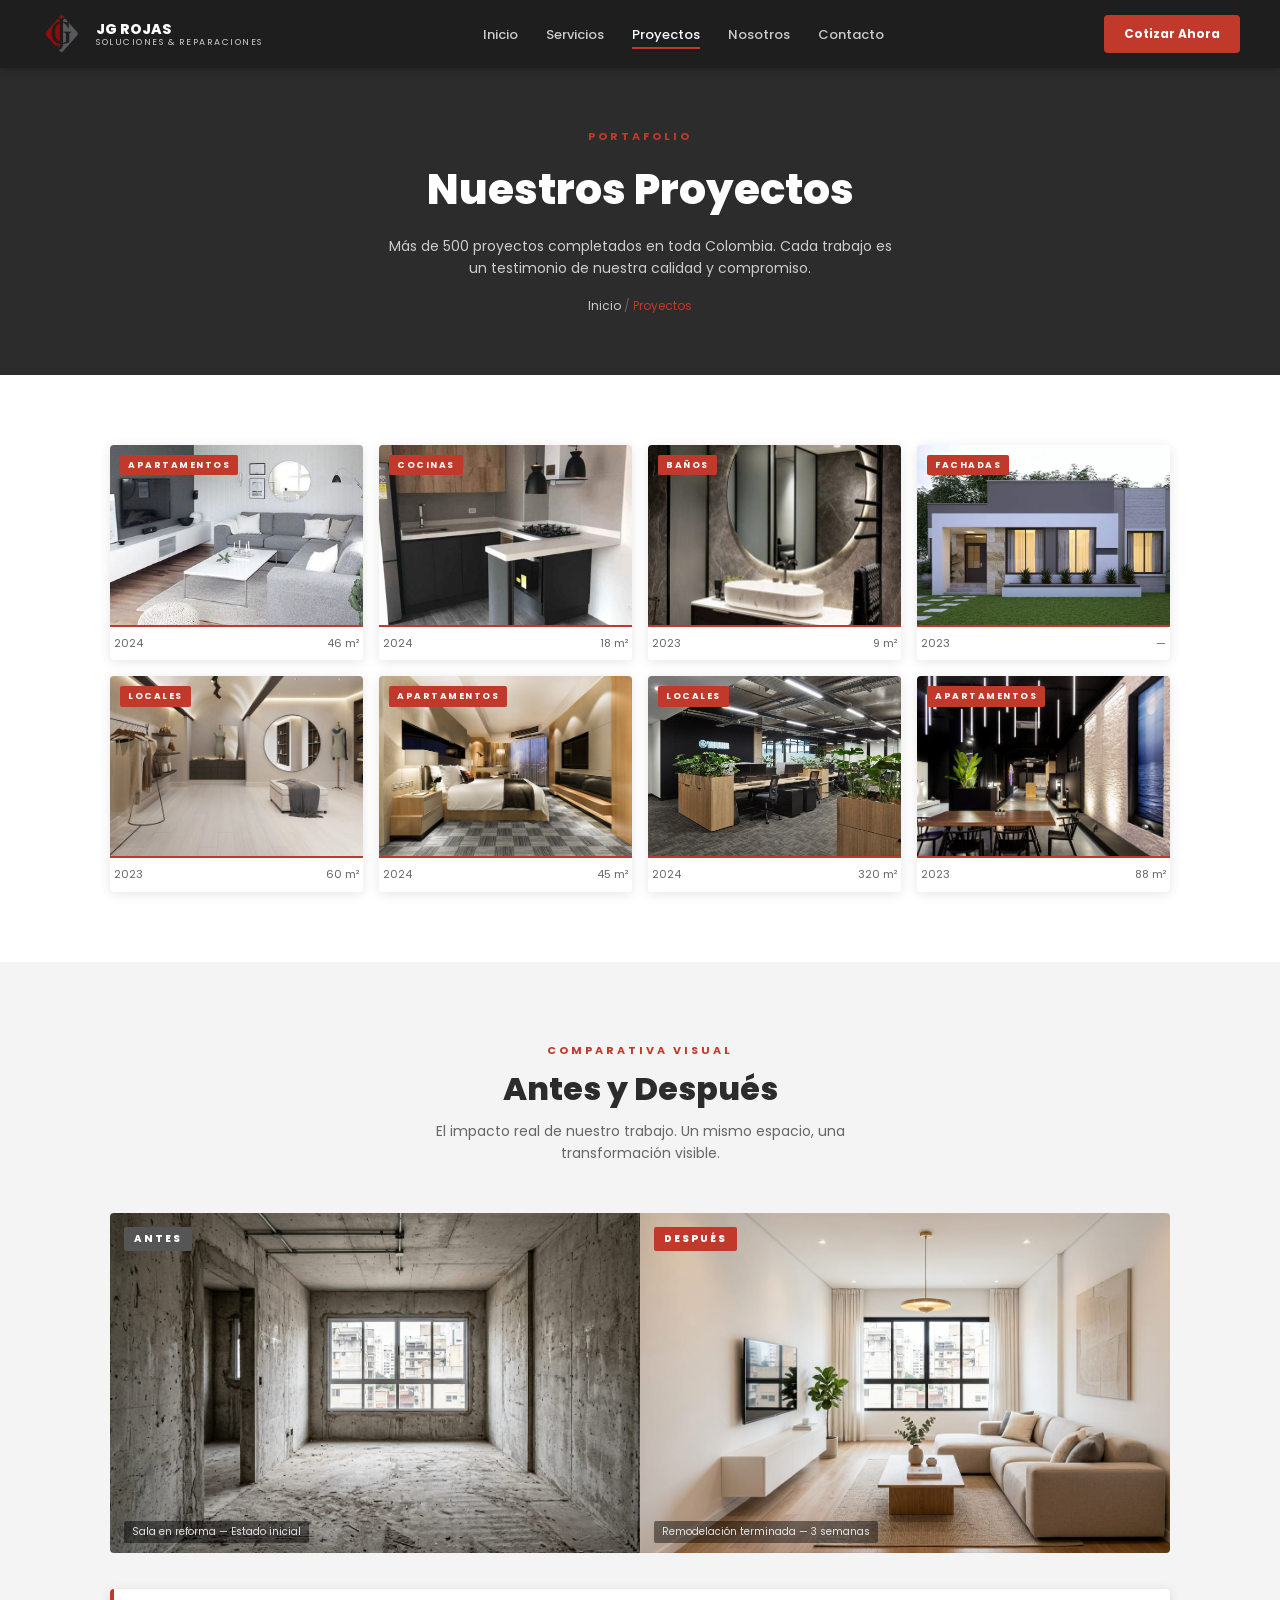
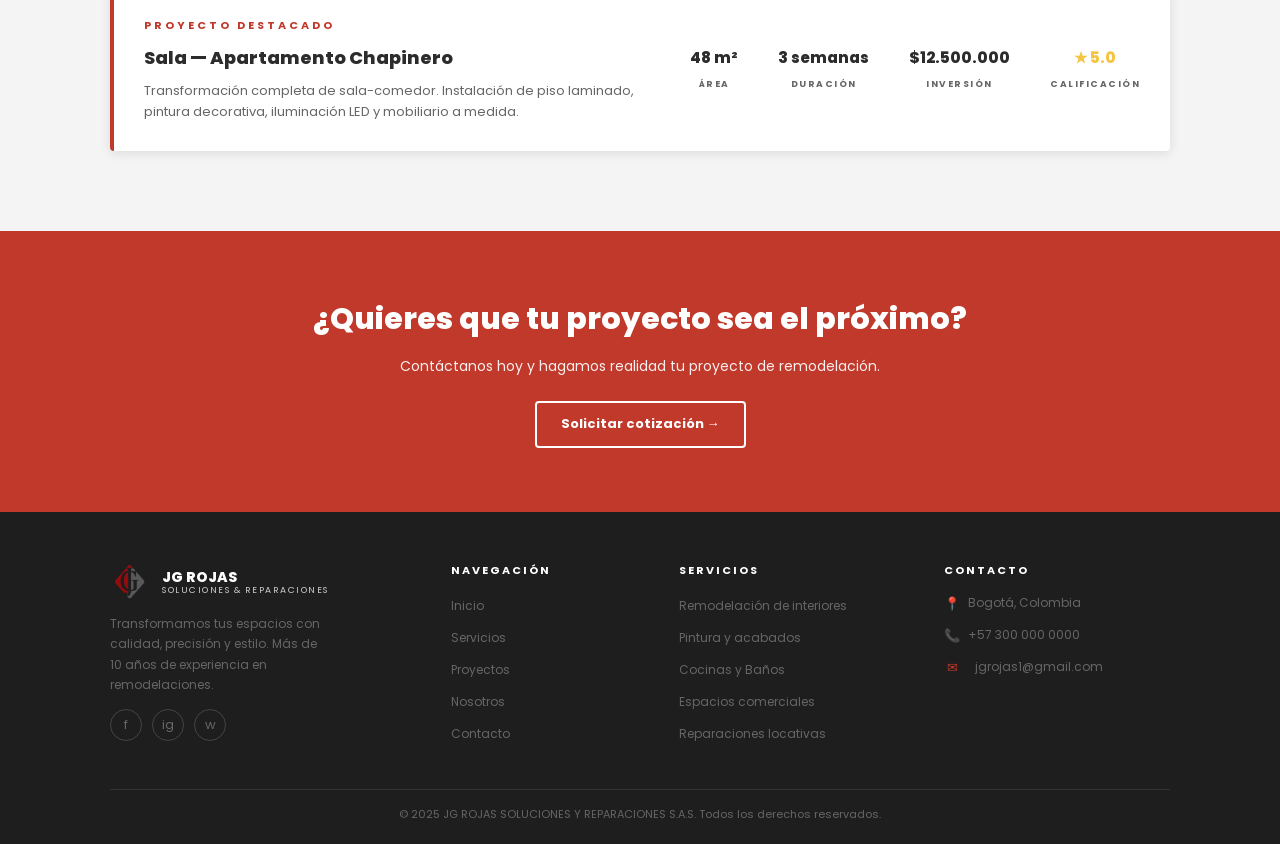
<file: proyectos.html>
<!DOCTYPE html>
<html lang="es">
<head>
  <meta charset="UTF-8" />
  <meta name="viewport" content="width=device-width, initial-scale=1.0" />
  <meta name="Author" name="JG rojas ">
  <title>JG Rojas — Proyectos</title>
  <link rel="preconnect" href="https://fonts.googleapis.com" />
  <link href="https://fonts.googleapis.com/css2?family=Poppins:wght@300;400;500;600;700;800;900&display=swap" rel="stylesheet" />
  <link rel="stylesheet" href="estilo.css" />
</head>
<body>

  <!-- ========== NAVBAR ========== -->
  <header class="navbar">
    <a href="inicio.html" class="navbar-logo">
      <img class="logo-img" src="./logo-removebg-preview (1).png" alt="Logo JG Rojas" />
      <span class="logo-text">
        <strong>JG ROJAS</strong>
        <span>Soluciones &amp; Reparaciones</span>
      </span>
    </a>
    <nav aria-label="Navegación principal">
      <ul class="navbar-links">
        <li><a href="inicio.html">Inicio</a></li>
        <li><a href="servicios.html">Servicios</a></li>
        <li><a href="proyectos.html" class="active">Proyectos</a></li>
        <li><a href="nosotros.html">Nosotros</a></li>
        <li><a href="contacto.html">Contacto</a></li>
      </ul>
    </nav>
    <a href="contacto.html" class="navbar-cta">Cotizar Ahora</a>
  </header>

  <main>

    <!-- ===== HERO DE PÁGINA ===== -->
    <section class="page-hero">
      <span class="section-label">PORTAFOLIO</span>
      <h1>Nuestros Proyectos</h1>
      <p>Más de 500 proyectos completados en toda Colombia. Cada trabajo es un testimonio de nuestra calidad y compromiso.</p>
      <nav class="breadcrumb" aria-label="Ruta de navegación">
        <a href="inicio.html">Inicio</a> / <span>Proyectos</span>
      </nav>
    </section>

    <!-- ===== PORTAFOLIO ===== -->
    <section class="portafolio">
      <section class="container">

       

        <!-- Grid de proyectos -->
        <section class="proyectos-grid">

          <article class="proyecto-card">
            <figure class="proyecto-img">
              <span class="proy-cat">APARTAMENTOS</span>
              <img src="./imagenes/sala moderna.jpg" alt="Sala moderna en Chapinero" />
              <figcaption class="proyecto-overlay"><h3>Sala moderna en Chapinero</h3></figcaption>
            </figure>
            <footer class="proyecto-meta"><span>2024</span><span>46 m²</span></footer>
          </article>

          <article class="proyecto-card">
            <figure class="proyecto-img">
              <span class="proy-cat">COCINAS</span>
              <img src="./imagenes/cocina.jpeg" alt="Cocina de alto impacto" />
              <figcaption class="proyecto-overlay"><h3>Cocina de alto impacto</h3></figcaption>
            </figure>
            <footer class="proyecto-meta"><span>2024</span><span>18 m²</span></footer>
          </article>

          <article class="proyecto-card">
            <figure class="proyecto-img">
              <span class="proy-cat">BAÑOS</span>
              <img src="./imagenes/espejo.png" alt="Baño de lujo minimalista" />
              <figcaption class="proyecto-overlay"><h3>Baño de lujo minimalista</h3></figcaption>
            </figure>
            <footer class="proyecto-meta"><span>2023</span><span>9 m²</span></footer>
          </article>

          <article class="proyecto-card">
            <figure class="proyecto-img">
              <span class="proy-cat">FACHADAS</span>
              <img src="./imagenes/fachada.webp" alt="Fachada residencial moderna" />
              <figcaption class="proyecto-overlay"><h3>Fachada residencial moderna</h3></figcaption>
            </figure>
            <footer class="proyecto-meta"><span>2023</span><span>—</span></footer>
          </article>

          <article class="proyecto-card">
            <figure class="proyecto-img">
              <span class="proy-cat">LOCALES</span>
              <img src="./imagenes/local1.webp" alt="Local comercial boutique" />
              <figcaption class="proyecto-overlay"><h3>Local comercial boutique</h3></figcaption>
            </figure>
            <footer class="proyecto-meta"><span>2023</span><span>60 m²</span></footer>
          </article>

          <article class="proyecto-card">
            <figure class="proyecto-img">
              <span class="proy-cat">APARTAMENTOS</span>
              <img src="./imagenes/habitacion.avif" alt="Habitación suite premium" />
              <figcaption class="proyecto-overlay"><h3>Habitación suite premium</h3></figcaption>
            </figure>
            <footer class="proyecto-meta"><span>2024</span><span>45 m²</span></footer>
          </article>

          <article class="proyecto-card">
            <figure class="proyecto-img">
              <span class="proy-cat">LOCALES</span>
              <img src="./imagenes/oficina.jpg" alt="Oficinas corporativas" />
              <figcaption class="proyecto-overlay"><h3>Oficinas corporativas</h3></figcaption>
            </figure>
            <footer class="proyecto-meta"><span>2024</span><span>320 m²</span></footer>
          </article>

          <article class="proyecto-card">
            <figure class="proyecto-img">
              <span class="proy-cat">APARTAMENTOS</span>
              <img src="./imagenes/interior moderno.jpg" alt="Interior estilo nórdico" />
              <figcaption class="proyecto-overlay"><h3>Interior estilo nórdico</h3></figcaption>
            </figure>
            <footer class="proyecto-meta"><span>2023</span><span>88 m²</span></footer>
          </article>

        </section>
      </section>
    </section>

    <!-- ===== ANTES Y DESPUÉS ===== -->
    <section class="antes-despues">
      <section class="container">
        <header class="section-header">
          <span class="section-label">COMPARATIVA VISUAL</span>
          <h2 class="section-title">Antes y Después</h2>
          <p class="section-subtitle">El impacto real de nuestro trabajo. Un mismo espacio, una transformación visible.</p>
        </header>
        <section class="comparativa">
          <figure class="comp-lado">
            <span class="comp-label antes">ANTES</span>
            <img src="./imagenes/antes.jpeg" alt="Estado inicial del espacio" />
            <figcaption class="comp-pie">Sala en reforma — Estado inicial</figcaption>
          </figure>
          <figure class="comp-lado">
            <span class="comp-label despues">DESPUÉS</span>
            <img src="./imagenes/despues.jpeg" alt="Resultado final de la remodelación" />
            <figcaption class="comp-pie">Remodelación terminada — 3 semanas</figcaption>
          </figure>
        </section>
        <article class="proyecto-destacado">
          <section class="pd-info">
            <span class="section-label">PROYECTO DESTACADO</span>
            <h3>Sala — Apartamento Chapinero</h3>
            <p>Transformación completa de sala-comedor. Instalación de piso laminado, pintura decorativa, iluminación LED y mobiliario a medida.</p>
          </section>
          <section class="pd-stats">
            <article class="pd-stat"><span class="pd-num">48 m²</span><span class="pd-lbl">ÁREA</span></article>
            <article class="pd-stat"><span class="pd-num">3 semanas</span><span class="pd-lbl">DURACIÓN</span></article>
            <article class="pd-stat"><span class="pd-num">$12.500.000</span><span class="pd-lbl">INVERSIÓN</span></article>
            <article class="pd-stat"><span class="pd-num pd-stars">★ 5.0</span><span class="pd-lbl">CALIFICACIÓN</span></article>
          </section>
        </article>
      </section>
    </section>

    <!-- ===== CTA FINAL ===== -->
    <section class="cta-banner">
      <h2>¿Quieres que tu proyecto sea el próximo?</h2>
      <p>Contáctanos hoy y hagamos realidad tu proyecto de remodelación.</p>
      <a href="contacto.html" class="btn-outline">Solicitar cotización →</a>
    </section>

  </main>

  <!-- ========== FOOTER ========== -->
  <footer>
    <section class="container">
      <section class="footer-grid">
        <section class="footer-brand">
          <a href="inicio.html" class="navbar-logo">
            <img class="logo-img" src="./logo-removebg-preview (1).png" alt="Logo JG Rojas" />
            <span class="logo-text"><strong>JG ROJAS</strong><span>Soluciones &amp; Reparaciones</span></span>
          </a>
          <p>Transformamos tus espacios con calidad, precisión y estilo. Más de 10 años de experiencia en remodelaciones.</p>
          <nav class="footer-social" aria-label="Redes sociales">
            <a href="#" aria-label="Facebook">f</a>
            <a href="#" aria-label="Instagram">ig</a>
            <a href="#" aria-label="WhatsApp">w</a>
          </nav>
        </section>
        <nav class="footer-col" aria-label="Navegación"><h4>Navegación</h4><ul>
          <li><a href="inicio.html">Inicio</a></li>
          <li><a href="servicios.html">Servicios</a></li>
          <li><a href="proyectos.html">Proyectos</a></li>
          <li><a href="nosotros.html">Nosotros</a></li>
          <li><a href="contacto.html">Contacto</a></li>
        </ul></nav>
        <nav class="footer-col" aria-label="Servicios"><h4>Servicios</h4><ul>
          <li><a href="servicios.html">Remodelación de interiores</a></li>
          <li><a href="servicios.html">Pintura y acabados</a></li>
          <li><a href="servicios.html">Cocinas y Baños</a></li>
          <li><a href="servicios.html">Espacios comerciales</a></li>
          <li><a href="servicios.html">Reparaciones locativas</a></li>
        </ul></nav>
        <address class="footer-col">
          <h4>Contacto</h4>
          <p class="footer-contact-item"><span class="icon" aria-hidden="true">📍</span>Bogotá, Colombia</p>
          <p class="footer-contact-item"><span class="icon" aria-hidden="true">📞</span>+57 300 000 0000</p>
          <p class="footer-contact-item"><span class="icon" aria-hidden="true">  &nbsp;✉</span> &ensp; jgrojas1@gmail.com</p>
        </address>
      </section>
      <small class="footer-bottom">© 2025 JG ROJAS SOLUCIONES Y REPARACIONES S.A.S. Todos los derechos reservados.</small>
    </section>
  </footer>

</body>
</html>
</file>
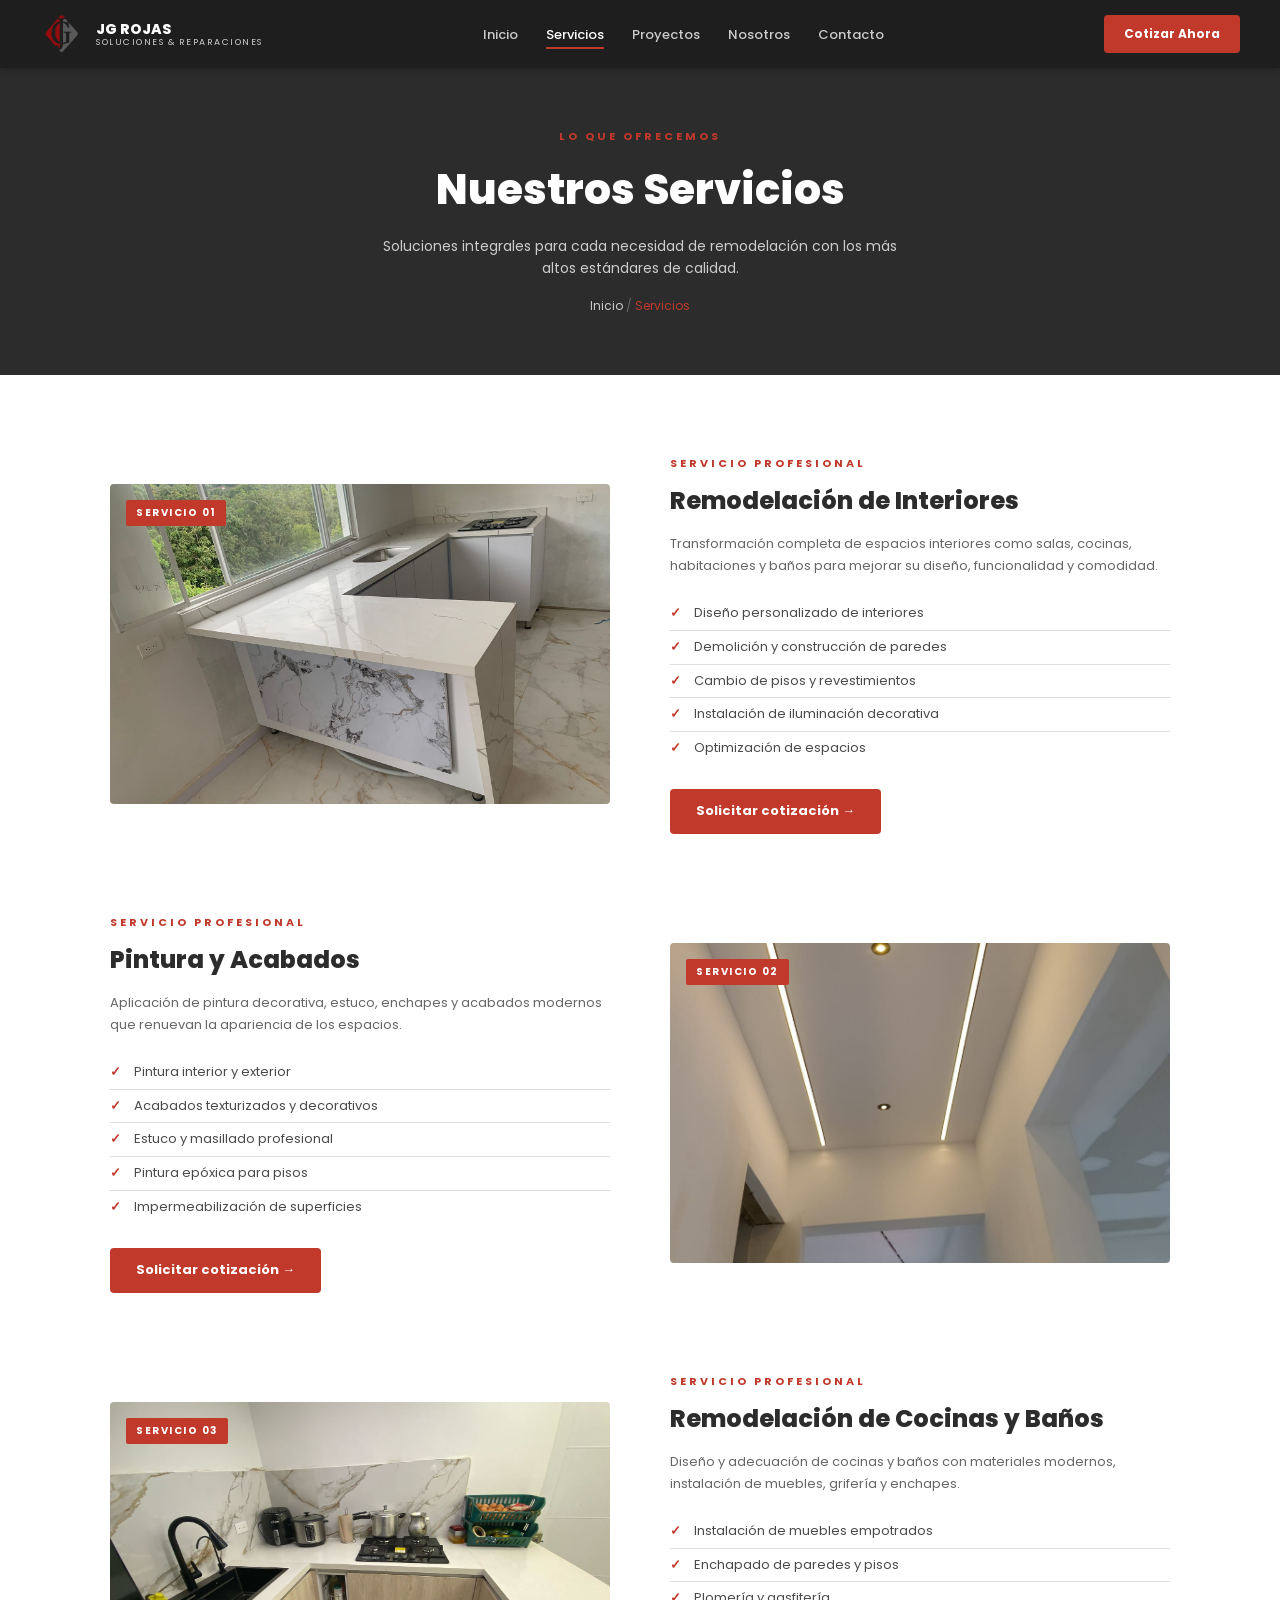
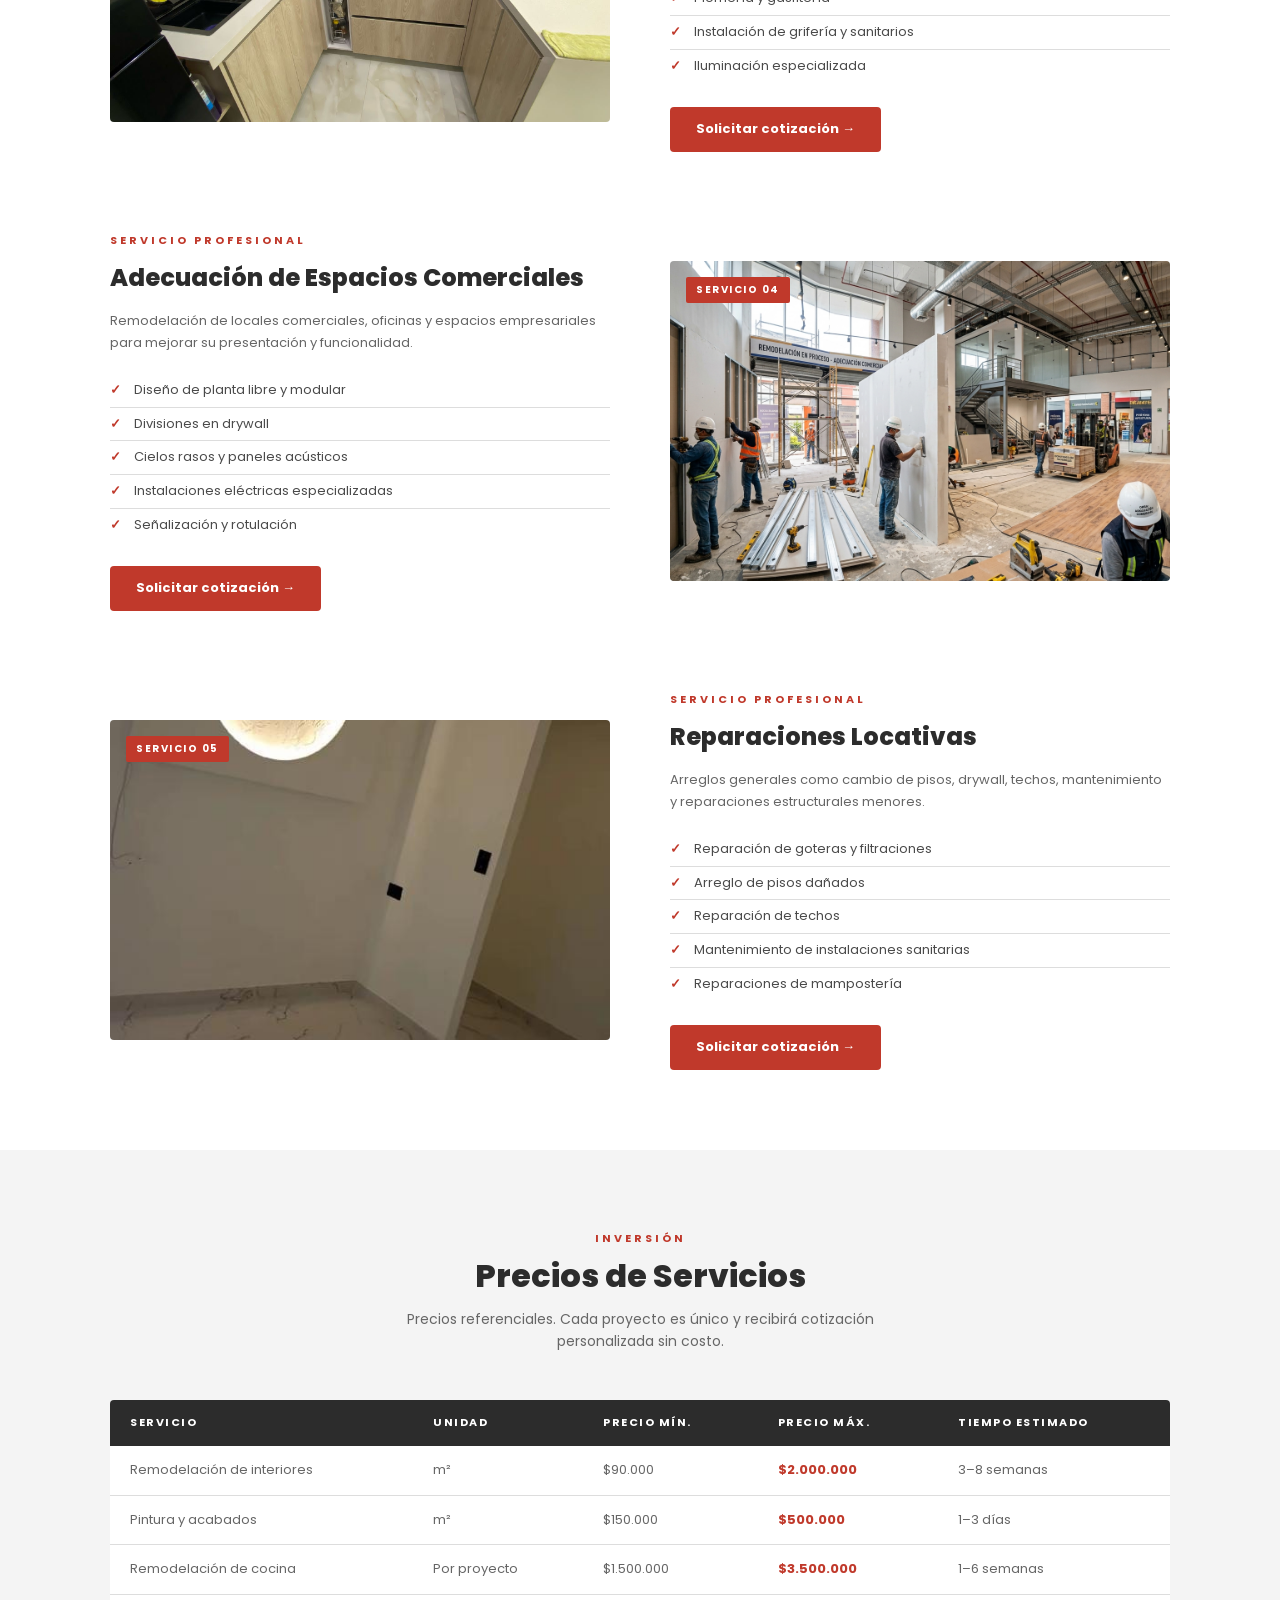
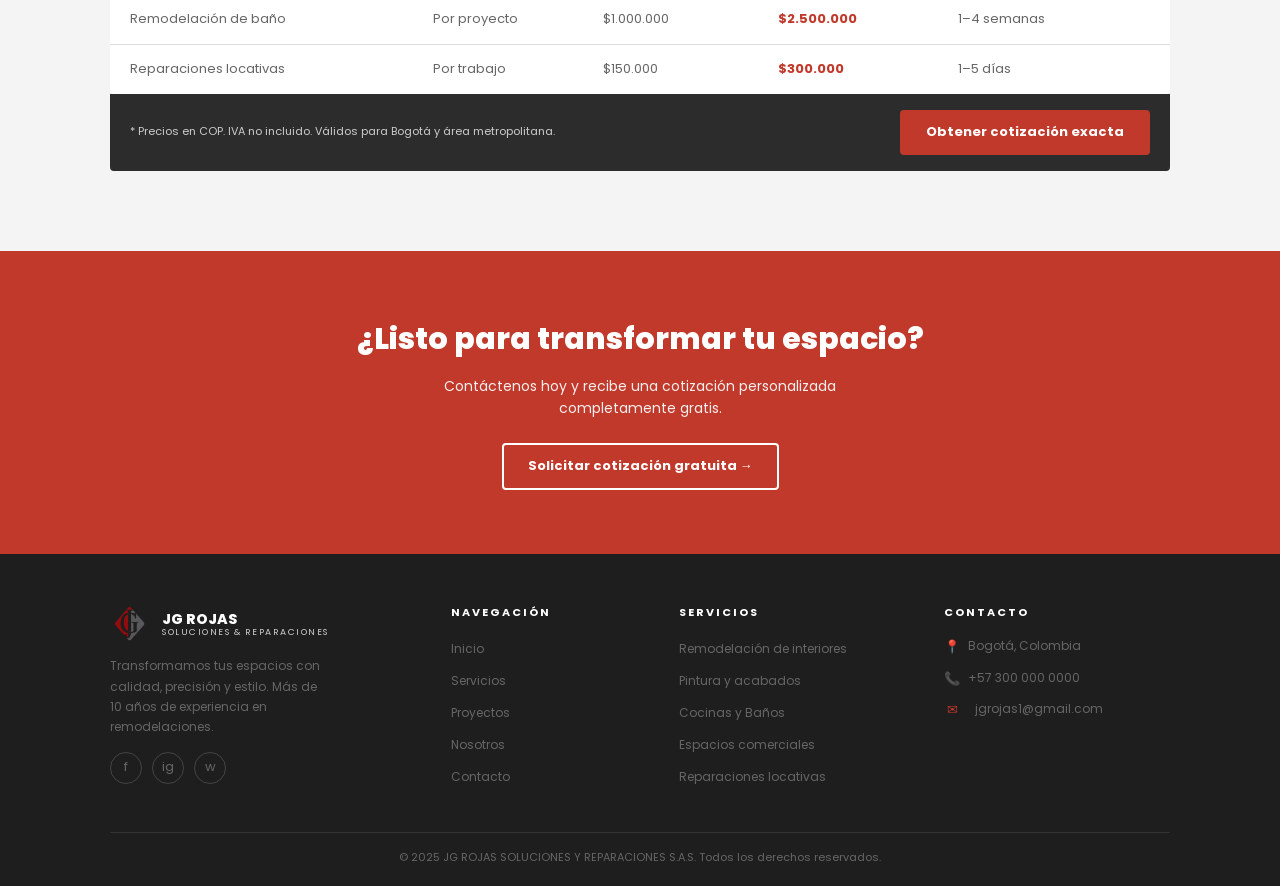
<file: servicios.html>
<!DOCTYPE html>
<html lang="es">
<head>
  <meta charset="UTF-8" />
  <meta name="viewport" content="width=device-width, initial-scale=1.0" />
  <meta name="Author" name="JG rojas">
  <title>JG Rojas — Servicios</title>
  <link rel="preconnect" href="https://fonts.googleapis.com" />
  <link href="https://fonts.googleapis.com/css2?family=Poppins:wght@300;400;500;600;700;800;900&display=swap" rel="stylesheet" />
  <link rel="stylesheet" href="estilo.css" />
</head>
<body>

  <!-- ========== NAVBAR ========== -->
  <header class="navbar">
    <a href="inicio.html" class="navbar-logo">
      <img class="logo-img" src="./logo-removebg-preview (1).png" alt="Logo JG Rojas" />
      <span class="logo-text">
        <strong>JG ROJAS</strong>
        <span>Soluciones &amp; Reparaciones</span>
      </span>
    </a>
    <nav aria-label="Navegación principal">
      <ul class="navbar-links">
        <li><a href="inicio.html">Inicio</a></li>
        <li><a href="servicios.html" class="active">Servicios</a></li>
        <li><a href="proyectos.html">Proyectos</a></li>
        <li><a href="nosotros.html">Nosotros</a></li>
        <li><a href="contacto.html">Contacto</a></li>
      </ul>
    </nav>
    <a href="contacto.html" class="navbar-cta">Cotizar Ahora</a>
  </header>

  <main>

    <!-- ===== HERO DE PÁGINA ===== -->
    <section class="page-hero">
      <span class="section-label">LO QUE OFRECEMOS</span>
      <h1>Nuestros Servicios</h1>
      <p>Soluciones integrales para cada necesidad de remodelación con los más altos estándares de calidad.</p>
      <nav class="breadcrumb" aria-label="Ruta de navegación">
        <a href="inicio.html">Inicio</a> / <span>Servicios</span>
      </nav>
    </section>

    <!-- ===== BLOQUES DE SERVICIOS ===== -->
    <section class="servicios-main">
      <section class="container">

        <!-- Servicio 01: Remodelación de Interiores -->
        <article class="srv-bloque srv-imagen-derecha">
          <figure class="srv-img">
            <span class="srv-badge" aria-hidden="true">SERVICIO 01</span>
            <img src="./imagenes/meson2.jpeg" alt="Remodelación de Interiores" />
          </figure>
          <section class="srv-texto">
            <span class="section-label">SERVICIO PROFESIONAL</span>
            <h2>Remodelación de Interiores</h2>
            <p>Transformación completa de espacios interiores como salas, cocinas, habitaciones y baños para mejorar su diseño, funcionalidad y comodidad.</p>
            <ul class="srv-lista">
              <li>Diseño personalizado de interiores</li>
              <li>Demolición y construcción de paredes</li>
              <li>Cambio de pisos y revestimientos</li>
              <li>Instalación de iluminación decorativa</li>
              <li>Optimización de espacios</li>
            </ul>
            <a href="contacto.html" class="btn-rojo">Solicitar cotización →</a>
          </section>
        </article>

        <!-- Servicio 02: Pintura y Acabados -->
        <article class="srv-bloque srv-imagen-izquierda">
          <section class="srv-texto">
            <span class="section-label">SERVICIO PROFESIONAL</span>
            <h2>Pintura y Acabados</h2>
            <p>Aplicación de pintura decorativa, estuco, enchapes y acabados modernos que renuevan la apariencia de los espacios.</p>
            <ul class="srv-lista">
              <li>Pintura interior y exterior</li>
              <li>Acabados texturizados y decorativos</li>
              <li>Estuco y masillado profesional</li>
              <li>Pintura epóxica para pisos</li>
              <li>Impermeabilización de superficies</li>
            </ul>
            <a href="contacto.html" class="btn-rojo">Solicitar cotización →</a>
          </section>
          <figure class="srv-img">
            <span class="srv-badge" aria-hidden="true">SERVICIO 02</span>
            <img src="./imagenes/Captura de pantalla 2026-03-18 140443.png" alt="Pintura y Acabados" />
          </figure>
        </article>

        <!-- Servicio 03: Cocinas y Baños -->
        <article class="srv-bloque srv-imagen-derecha">
          <figure class="srv-img">
            <span class="srv-badge" aria-hidden="true">SERVICIO 03</span>
            <img src="./imagenes/cocina2.jpeg" alt="Remodelación de Cocinas y Baños" />
          </figure>
          <section class="srv-texto">
            <span class="section-label">SERVICIO PROFESIONAL</span>
            <h2>Remodelación de Cocinas y Baños</h2>
            <p>Diseño y adecuación de cocinas y baños con materiales modernos, instalación de muebles, grifería y enchapes.</p>
            <ul class="srv-lista">
              <li>Instalación de muebles empotrados</li>
              <li>Enchapado de paredes y pisos</li>
              <li>Plomería y gasfitería</li>
              <li>Instalación de grifería y sanitarios</li>
              <li>Iluminación especializada</li>
            </ul>
            <a href="contacto.html" class="btn-rojo">Solicitar cotización →</a>
          </section>
        </article>

        <!-- Servicio 04: Espacios Comerciales -->
        <article class="srv-bloque srv-imagen-izquierda">
          <section class="srv-texto">
            <span class="section-label">SERVICIO PROFESIONAL</span>
            <h2>Adecuación de Espacios Comerciales</h2>
            <p>Remodelación de locales comerciales, oficinas y espacios empresariales para mejorar su presentación y funcionalidad.</p>
            <ul class="srv-lista">
              <li>Diseño de planta libre y modular</li>
              <li>Divisiones en drywall</li>
              <li>Cielos rasos y paneles acústicos</li>
              <li>Instalaciones eléctricas especializadas</li>
              <li>Señalización y rotulación</li>
            </ul>
            <a href="contacto.html" class="btn-rojo">Solicitar cotización →</a>
          </section>
          <figure class="srv-img">
            <span class="srv-badge" aria-hidden="true">SERVICIO 04</span>
            <img src="./imagenes/gb.png" alt="Espacios Comerciales" />
          </figure>
        </article>

        <!-- Servicio 05: Reparaciones Locativas -->
        <article class="srv-bloque srv-imagen-derecha">
          <figure class="srv-img">
            <span class="srv-badge" aria-hidden="true">SERVICIO 05</span>
            <img src="./imagenes/locativo1.jpeg" alt="Reparaciones Locativas" />
          </figure>
          <section class="srv-texto">
            <span class="section-label">SERVICIO PROFESIONAL</span>
            <h2>Reparaciones Locativas</h2>
            <p>Arreglos generales como cambio de pisos, drywall, techos, mantenimiento y reparaciones estructurales menores.</p>
            <ul class="srv-lista">
              <li>Reparación de goteras y filtraciones</li>
              <li>Arreglo de pisos dañados</li>
              <li>Reparación de techos</li>
              <li>Mantenimiento de instalaciones sanitarias</li>
              <li>Reparaciones de mampostería</li>
            </ul>
            <a href="contacto.html" class="btn-rojo">Solicitar cotización →</a>
          </section>
        </article>

      </section>
    </section>

    <!-- ===== TABLA DE PRECIOS ( ===== -->
    <section class="precios">
      <section class="container">
        <header class="section-header">
          <span class="section-label">INVERSIÓN</span>
          <h2 class="section-title">Precios de Servicios</h2>
          <p class="section-subtitle">Precios referenciales. Cada proyecto es único y recibirá cotización personalizada sin costo.</p>
        </header>
        <section class="tabla-wrap">
          <table class="tabla-precios">
            <thead>
              <tr>
                <th scope="col">SERVICIO</th>
                <th scope="col">UNIDAD</th>
                <th scope="col">PRECIO MÍN.</th>
                <th scope="col">PRECIO MÁX.</th>
                <th scope="col">TIEMPO ESTIMADO</th>
              </tr>
            </thead>
            <tbody>
              <tr>
                <td>Remodelación de interiores</td>
                <td>m²</td>
                <td>$90.000</td>
                <td class="precio-max">$2.000.000</td>
                <td>3–8 semanas</td>
              </tr>
              <tr>
                <td>Pintura y acabados</td>
                <td>m²</td>
                <td>$150.000</td>
                <td class="precio-max">$500.000</td>
                <td>1–3 días</td>
              </tr>
              <tr>
                <td>Remodelación de cocina</td>
                <td>Por proyecto</td>
                <td>$1.500.000</td>
                <td class="precio-max">$3.500.000</td>
                <td>1–6 semanas</td>
              </tr>
              <tr>
                <td>Remodelación de baño</td>
                <td>Por proyecto</td>
                <td>$1.000.000</td>
                <td class="precio-max">$2.500.000</td>
                <td>1–4 semanas</td>
              </tr>
              <tr>
                <td>Reparaciones locativas</td>
                <td>Por trabajo</td>
                <td>$150.000</td>
                <td class="precio-max">$300.000</td>
                <td>1–5 días</td>
              </tr>
            </tbody>
          </table>
          <footer class="tabla-footer">
            <small class="tabla-nota">* Precios en COP. IVA no incluido. Válidos para Bogotá y área metropolitana.</small>
            <a href="contacto.html" class="btn-rojo">Obtener cotización exacta</a>
          </footer>
        </section>
      </section>
    </section>

    <!-- ===== CTA FINAL ===== -->
    <section class="cta-banner">
      <h2>¿Listo para transformar tu espacio?</h2>
      <p>Contáctenos hoy y recibe una cotización personalizada completamente gratis.</p>
      <a href="contacto.html" class="btn-outline">Solicitar cotización gratuita →</a>
    </section>

  </main>

  <!-- ========== FOOTER ========== -->
  <footer>
    <section class="container">
      <section class="footer-grid">
        <section class="footer-brand">
          <a href="inicio.html" class="navbar-logo">
            <img class="logo-img" src="./logo-removebg-preview (1).png" alt="Logo JG Rojas" />
            <span class="logo-text"><strong>JG ROJAS</strong><span>Soluciones &amp; Reparaciones</span></span>
          </a>
          <p>Transformamos tus espacios con calidad, precisión y estilo. Más de 10 años de experiencia en remodelaciones.</p>
          <nav class="footer-social" aria-label="Redes sociales">
            <a href="#" aria-label="Facebook">f</a>
            <a href="#" aria-label="Instagram">ig</a>
            <a href="#" aria-label="WhatsApp">w</a>
          </nav>
        </section>
        <nav class="footer-col" aria-label="Navegación">
          <h4>Navegación</h4>
          <ul>
            <li><a href="inicio.html">Inicio</a></li>
            <li><a href="servicios.html">Servicios</a></li>
            <li><a href="proyectos.html">Proyectos</a></li>
            <li><a href="nosotros.html">Nosotros</a></li>
            <li><a href="contacto.html">Contacto</a></li>
          </ul>
        </nav>
        <nav class="footer-col" aria-label="Servicios">
          <h4>Servicios</h4>
          <ul>
            <li><a href="servicios.html">Remodelación de interiores</a></li>
            <li><a href="servicios.html">Pintura y acabados</a></li>
            <li><a href="servicios.html">Cocinas y Baños</a></li>
            <li><a href="servicios.html">Espacios comerciales</a></li>
            <li><a href="servicios.html">Reparaciones locativas</a></li>
          </ul>
        </nav>
        <address class="footer-col">
          <h4>Contacto</h4>
          <p class="footer-contact-item"><span class="icon" aria-hidden="true">📍</span>Bogotá, Colombia</p>
          <p class="footer-contact-item"><span class="icon" aria-hidden="true">📞</span>+57 300 000 0000</p>
           <p class="footer-contact-item"><span class="icon" aria-hidden="true">  &nbsp;✉</span> &ensp; jgrojas1@gmail.com</p>
      </section>
      <p class="footer-bottom">© 2025 JG ROJAS SOLUCIONES Y REPARACIONES S.A.S. Todos los derechos reservados.</p>
</file>
<file: estilo.css>
/* ==============================================
   JG ROJAS - Página web
   Todo el css en un solo archivo, eso
   ============================================== */


/* --- traigo la fuente Poppins de google, sin eso no se ve bien --- */
@import url('https://fonts.googleapis.com/css2?family=Poppins:wght@300;400;500;600;700;800;900&display=swap');


/* --- le quito los estilos feos que pone el navegador solo --- */
*, *::before, *::after {
  box-sizing: border-box; /* pa que el padding no me dañe el ancho del elemento */
  margin: 0;
  padding: 0;
}


/* --- variables: los colores y valores que más uso los guardo acá
       así si los necesito cambiar, los cambio en un solo lugar --- */
:root {
  --gris-oscuro:  #2c2c2c;   /* color principal */
  --gris-medio:   #4a4a4a;
  --gris-nav:     #1e1e1e;   /* pa navbar y footer */
  --gris-claro:   #f4f4f4;   /* fondos claros */
  --gris-borde:   #dddddd;   /* bordes */
  --rojo:         #C0392B;   /* color de la empresa */
  --rojo-hover:   #A93226;   /* rojo más oscurito pa el hover */
  --blanco:       #ffffff;
  --texto-oscuro: #222222;
  --texto-gris:   #666666;
  --texto-claro:  #cccccc;

  --fuente:     'Poppins', Arial, sans-serif;
  --radio:      4px;          /* qué tan redonditos quedan los bordes */
  --sombra:     0 2px 12px rgba(0,0,0,0.10);
  --transicion: 0.3s ease;   /* velocidad de todas las animaciones */
}


/* --- estilos base del sitio --- */
html { scroll-behavior: smooth; } /* pa que el scroll entre secciones sea suave */

body {
  font-family: var(--fuente);
  color: var(--texto-oscuro);
  background: var(--blanco);
  font-size: 15px;
  line-height: 1.6; /* line-height: espacio entre líneas, 1.6 queda legible */
  animation: fadeIn 0.5s ease; /* la página aparece suavecito al cargar, bonito eso */
}

/* empieza invisible y baja a su lugar, efecto de entrada */
@keyframes fadeIn {
  from { opacity: 0; transform: translateY(8px); }
  to   { opacity: 1; transform: translateY(0); }
}

img { max-width: 100%; display: block; }
a   { text-decoration: none; color: inherit; }
ul  { list-style: none; }


/* ==============================================
   UTILIDADES — cositas que uso en varias partes
   ============================================== */

/* centra el contenido y le pone un ancho máximo, pa que no se estire mucho */
.container {
  max-width: 1100px;
  margin: 0 auto;  /* el auto en los lados es lo que centra */
  padding: 0 20px;
}

/* etiquetita roja que va encima de los títulos, ej: "LO QUE HACEMOS" */
.section-label {
  font-size: 11px;
  font-weight: 700;
  letter-spacing: 3px; /* separa las letras pa ese efecto de mayúsculas */
  text-transform: uppercase; /* pone todo en mayúsculas automáticamente */
  color: var(--rojo);
  display: block;
  margin-bottom: 10px;
}

/* título grandote de cada sección */
.section-title {
  font-size: 32px;
  font-weight: 800;
  line-height: 1.2; /* poco espacio entre líneas pa que quede compacto */
  color: var(--gris-oscuro);
}
.section-title span { color: var(--rojo); } /* la palabra resaltada va en rojo */

.section-subtitle { font-size: 14px; color: var(--texto-gris); max-width: 520px; margin: 12px auto 0; text-align: center; }

/* agrupa el label + título + subtítulo todos centrados */
.section-header { text-align: center; margin-bottom: 48px; }


/* ==============================================
   BOTONES — hay tres tipos
   ============================================== */

/* botón rojo sólido, el más usado en todo el sitio */
.btn-rojo {
  /* display: inline-flex = se comporta como texto pero con poderes de flex
     flex sirve pa organizar los elementos hijos en fila o columna */
  display: inline-flex;
  align-items: center;  /* centra verticalmente el ícono y el texto */
  gap: 8px;             /* espacio entre el ícono y el texto */
  background: var(--rojo);
  color: var(--blanco);
  padding: 12px 26px;
  border-radius: var(--radio);
  font-family: var(--fuente);
  font-size: 13px;
  font-weight: 700;
  border: none;
  cursor: pointer;
  transition: background var(--transicion), transform var(--transicion);
}
/* al hover oscurece y sube poquito, queda bacano */
.btn-rojo:hover {
  background: var(--rojo-hover);
  transform: translateY(-2px);
}

/* botón transparente con borde blanco, pa cuando el fondo es oscuro */
.btn-outline {
  display: inline-flex;
  align-items: center;
  gap: 8px;
  background: transparent;
  color: var(--blanco);
  padding: 11px 24px;
  border-radius: var(--radio);
  font-family: var(--fuente);
  font-size: 13px;
  font-weight: 700;
  border: 2px solid var(--blanco);
  cursor: pointer;
  transition: background var(--transicion), color var(--transicion);
}
/* al hover se rellena de blanco y el texto se pone oscuro */
.btn-outline:hover { background: var(--blanco); color: var(--gris-oscuro); }

/* enlace rojo con flechita → pa las tarjetas */
.link-rojo    { color: var(--rojo); font-size: 13px; font-weight: 600; transition: opacity var(--transicion); }
.link-rojo:hover { opacity: 0.75; }
.link-rojo-sm { color: var(--rojo); font-size: 12px; font-weight: 600; transition: opacity var(--transicion); }
.link-rojo-sm:hover { opacity: 0.75; }


/* ==============================================
   NAVBAR — barra de navegación fija arriba
   ============================================== */
.navbar {
  background: var(--gris-nav);
  padding: 0 40px;
  height: 68px;
  display: flex;              /* organiza todo en fila */
  align-items: center;        /* centra todo verticalmente */
  justify-content: space-between; /* logo izq — menú centro — botón der */
  /* position: sticky = se queda fijo al hacer scroll
     diferente a fixed porque sí ocupa su espacio normal */
  position: sticky;
  top: 0;
  /* z-index: define quién queda encima de quién
     entre más alto el número, más encima queda el elemento */
  z-index: 1000; /* que quede encima de todo lo demás */
  box-shadow: 0 2px 8px rgba(0,0,0,0.25);
}

/* logo: imagen + nombre apilados en fila */
.navbar-logo { display: flex; align-items: center; gap: 12px; color: var(--blanco); }

.navbar-logo .logo-img {
  height: 44px;
  width: 44px;
  /* object-fit: contain = la imagen se ve completica sin recortarse
     diferente a cover que recorta pa llenar el espacio */
  object-fit: contain;
  border-radius: 4px;
}

.navbar-logo .logo-text {
  display: inline-flex;
  flex-direction: column; /* apila el nombre y el slogan uno encima del otro */
  line-height: 1.15;
}
.navbar-logo .logo-text strong { font-size: 14px; font-weight: 800; color: var(--blanco); }
.navbar-logo .logo-text span   { font-size: 9px; color: var(--texto-claro); letter-spacing: 1.5px; text-transform: uppercase; }

/* enlaces del menú en fila */
.navbar-links { display: flex; align-items: center; gap: 28px; }
.navbar-links a { color: var(--texto-claro); font-size: 13px; font-weight: 500; transition: color var(--transicion); padding-bottom: 3px; }
.navbar-links a:hover { color: var(--blanco); }

/* el enlace de la página activa queda resaltado con rayita roja abajo */
.navbar-links a.active { color: var(--blanco); border-bottom: 2px solid var(--rojo); }

.navbar-cta { background: var(--rojo); color: var(--blanco); padding: 9px 20px; border-radius: var(--radio); font-size: 12px; font-weight: 700; transition: background var(--transicion); }
.navbar-cta:hover { background: var(--rojo-hover); }


/* ==============================================
   HERO DE PÁGINA INTERIOR
   banner oscuro que va al inicio de servicios, proyectos, etc
   ============================================== */
.page-hero { background: var(--gris-oscuro); padding: 60px 40px; text-align: center; }
.page-hero .section-label { color: var(--rojo); }
.page-hero h1 { font-size: 42px; font-weight: 800; color: var(--blanco); margin-bottom: 12px; }
.page-hero p  { font-size: 14px; color: var(--texto-claro); max-width: 520px; margin: 0 auto 16px; }

/* Inicio / Servicios — la ruta de navegación */
.breadcrumb { font-size: 12px; color: var(--texto-gris); }
.breadcrumb a { color: var(--texto-claro); transition: color var(--transicion); }
.breadcrumb a:hover { color: var(--rojo); }
.breadcrumb span { color: var(--rojo); }


/* ==============================================
   BANNER CTA — sección roja al final de cada página
   ============================================== */
.cta-banner { background: var(--rojo); padding: 64px 40px; text-align: center; color: var(--blanco); }
.cta-banner h2 { font-size: 30px; font-weight: 800; margin-bottom: 12px; }
.cta-banner p  { font-size: 14px; opacity: 0.92; margin-bottom: 24px; max-width: 480px; margin-left: auto; margin-right: auto; }


/* ==============================================
   FOOTER — igualito en todas las páginas
   ============================================== */
footer { background: var(--gris-nav); padding: 50px 40px 20px; color: var(--texto-claro); }

/* display: grid divide el espacio en columnas
   acá son 4 columnas, la primera más ancha que las otras */
.footer-grid {
  display: grid;
  /* 1.6fr = ocupa 1.6 partes, 1fr = una parte, así se distribuye el espacio */
  grid-template-columns: 1.6fr 1fr 1.2fr 1.2fr;
  gap: 40px;
  margin-bottom: 36px;
}

.footer-brand p { font-size: 12px; color: var(--texto-gris); margin-top: 12px; line-height: 1.7; max-width: 210px; }
.footer-brand .logo-img { height: 40px; width: 40px; object-fit: contain; border-radius: 4px; }

/* íconos de redes: circulitos con borde */
.footer-social { display: flex; gap: 10px; margin-top: 14px; }
.footer-social a { width: 32px; height: 32px; border: 1px solid #444; border-radius: 50%; display: flex; align-items: center; justify-content: center; font-size: 13px; color: var(--texto-gris); transition: border-color var(--transicion), color var(--transicion); }
.footer-social a:hover { border-color: var(--rojo); color: var(--rojo); }

.footer-col h4 { font-size: 11px; font-weight: 700; letter-spacing: 2px; text-transform: uppercase; color: var(--blanco); margin-bottom: 14px; }
.footer-col ul li { margin-bottom: 8px; }
.footer-col ul li a { font-size: 12px; color: var(--texto-gris); transition: color var(--transicion); }
.footer-col ul li a:hover { color: var(--rojo); }

/* address por defecto pone cursiva, le quito eso */
address.footer-col { font-style: normal; }

.footer-contact-item { display: flex; align-items: flex-start; gap: 8px; margin-bottom: 10px; font-size: 12px; color: var(--texto-gris); }
.footer-contact-item .icon {
  color: var(--rojo);
  font-size: 13px;
  margin-top: 1px;
  /* flex-shrink: 0 = el ícono no se encoge aunque el texto al lado sea largísimo */
  flex-shrink: 0;
}

.footer-bottom { display: block; border-top: 1px solid #333; padding-top: 16px; text-align: center; font-size: 11px; color: var(--texto-gris); }


/* ==============================================
   INICIO — HERO CON IMAGEN DE FONDO
   son 3 capas una encima de la otra con position:
   1. imagen de fondo   → position: absolute, z-index: 0
   2. capa oscura       → position: absolute, z-index: 1
   3. texto             → position: relative, z-index: 2
   ============================================== */
.hero {
  /* position: relative = este es el punto de referencia
     pa que los hijos con position: absolute sepan dónde ubicarse */
  position: relative;
  min-height: 560px;
  display: flex;
  align-items: center;
  /* overflow: hidden = lo que se salga del contenedor no se ve,
     evita que la imagen sobresalga por los lados */
  overflow: hidden;
}

/* capa 1: la imagen de fondo */
.hero-bg {
  /* position: absolute = sale del flujo normal de la página
     y se ubica exactamente donde le digo con top, left, etc */
  position: absolute;
  /* inset: 0 = top:0 right:0 bottom:0 left:0, todo de una sola vez
     hace que ocupe todo el espacio del padre */
  inset: 0;
  z-index: 0;
}
.hero-bg img {
  width: 100%;
  height: 100%;
  /* object-fit: cover = la imagen cubre todo el espacio
     si sobra imagen la recorta pero nunca deja espacios vacíos */
  object-fit: cover;
}

/* capa 2: oscurece la imagen pa que el texto se lea chimba */
.hero-overlay {
  position: absolute;
  inset: 0;
  background: rgba(0,0,0,0.62); /* negro con 62% de opacidad */
  z-index: 1; /* encima de la imagen */
}

/* capa 3: el texto va encima de todo */
.hero-content {
  /* position: relative acá es necesario pa que el z-index funcione */
  position: relative;
  z-index: 2; /* encima de la capa oscura */
  padding: 80px;
  max-width: 620px;
  color: var(--blanco);
}

.hero-label { display: inline-block; background: var(--rojo); color: var(--blanco); font-size: 10px; font-weight: 700; letter-spacing: 2px; text-transform: uppercase; padding: 5px 12px; border-radius: 2px; margin-bottom: 20px; }

.hero-content h1 { font-size: 38px; font-weight: 900; line-height: 1.2; margin-bottom: 18px; max-width: 500px; }
.hero-content h1 .rojo { color: var(--rojo); }
.hero-content p  { font-size: 14px; line-height: 1.75; color: rgba(255,255,255,0.88); margin-bottom: 30px; max-width: 480px; }
.hero-btns { display: flex; gap: 14px; flex-wrap: wrap; }


/* ==============================================
   INICIO — BARRA DE ESTADÍSTICAS (la roja con los números)
   ============================================== */
.stats-bar {
  background: var(--rojo);
  display: grid;
  /* repeat(4, 1fr) = 4 columnas iguales, es lo mismo que 1fr 1fr 1fr 1fr */
  grid-template-columns: repeat(4, 1fr);
}
.stat { padding: 22px 20px; text-align: center; border-right: 1px solid rgba(255,255,255,0.18); }
.stat:last-child { border-right: none; }
.stat-num   { display: block; font-size: 26px; font-weight: 900; color: var(--blanco); line-height: 1; }
.stat-label { display: block; font-size: 11px; color: rgba(255,255,255,0.82); margin-top: 4px; }


/* ==============================================
   INICIO — QUIÉNES SOMOS
   texto izq, imagen der
   ============================================== */
.quienes { padding: 80px 0; background: var(--blanco); }
.quienes-grid {
  display: grid;
  grid-template-columns: 1fr 1fr; /* dos columnas iguales */
  gap: 60px;
  align-items: center; /* las dos columnas quedan centradas entre sí verticalmente */
}
.quienes-texto h2 { margin-bottom: 18px; }
.quienes-texto p  { font-size: 13px; color: var(--texto-gris); line-height: 1.8; margin-bottom: 14px; }

/* el ✓ lo pone el CSS solito con ::before, no toca ponerlo en el html */
.check-list { margin: 18px 0 22px; }
.check-list li { font-size: 13px; color: var(--gris-medio); padding: 5px 0 5px 22px; position: relative; }
.check-list li::before { content: '✓'; position: absolute; left: 0; color: var(--rojo); font-weight: 700; }

.quienes-imagen { position: relative; }
.quienes-imagen img { width: 100%; height: 380px; object-fit: cover; border-radius: var(--radio); }

/* badge rojo encima de la foto, pegado abajo a la izq */
.badge-anos { position: absolute; bottom: 20px; left: 20px; background: var(--rojo); color: var(--blanco); padding: 14px 18px; border-radius: var(--radio); display: flex; align-items: center; gap: 10px; }
.badge-num { font-size: 26px; font-weight: 900; line-height: 1; }
.badge-txt { font-size: 11px; line-height: 1.4; }


/* ==============================================
   INICIO — SERVICIOS DESTACADOS
   ============================================== */
.servicios-home { padding: 80px 0; background: var(--gris-claro); }
.servicios-grid { display: grid; grid-template-columns: repeat(4, 1fr); gap: 20px; margin-bottom: 36px; }

.servicio-card {
  background: var(--blanco);
  border-radius: var(--radio);
  /* overflow: hidden = la imagen no se sale de los bordes redondeados */
  overflow: hidden;
  box-shadow: var(--sombra);
  transition: transform var(--transicion), box-shadow var(--transicion);
}
/* la tarjeta sube y la sombra se pone más fuerte, queda bacano */
.servicio-card:hover { transform: translateY(-5px); box-shadow: 0 8px 24px rgba(0,0,0,0.14); }

.servicio-img img { width: 100%; height: 160px; object-fit: cover; /* cover recorta pa llenar el espacio exacto */ }
.servicio-info    { padding: 18px; }
.servicio-info h3 { font-size: 14px; font-weight: 700; margin-bottom: 8px; color: var(--gris-oscuro); }
.servicio-info p  { font-size: 12px; color: var(--texto-gris); line-height: 1.6; margin-bottom: 12px; }

.servicios-home-cta { text-align: center; background: transparent; padding: 10px 0 0; }


/* ==============================================
   INICIO — PROMOCIONES
   ============================================== */
.promociones { padding: 80px 0; background: var(--gris-oscuro); }
.promo-grid  { display: grid; grid-template-columns: repeat(3, 1fr); gap: 20px; }

.promo-card { background: #3a3a3a; border: 1px solid #444; border-radius: var(--radio); padding: 28px 24px; position: relative; transition: border-color var(--transicion); }
.promo-card:hover { border-color: var(--rojo); } /* borde rojo al hover, sutil pero bonito */

/* badgecito en la esquina superior derecha */
.promo-badge { position: absolute; top: 16px; right: 16px; font-size: 9px; font-weight: 700; letter-spacing: 1.5px; text-transform: uppercase; padding: 3px 8px; border-radius: 2px; color: var(--blanco); }
.promo-badge.oferta   { background: var(--rojo); }
.promo-badge.garantia { background: #27AE60; }
.promo-badge.combo    { background: #E67E22; }

.promo-icon    { font-size: 26px; color: var(--rojo); margin-bottom: 14px; }
.promo-card h3 { font-size: 15px; font-weight: 700; color: var(--blanco); margin-bottom: 10px; }
.promo-card p  { font-size: 12px; color: #aaa; line-height: 1.7; margin-bottom: 16px; }


/* ==============================================
   INICIO — TESTIMONIOS
   ============================================== */
.testimonios      { padding: 80px 0; background: var(--blanco); }
.testimonios-grid { display: grid; grid-template-columns: repeat(3, 1fr); gap: 24px; }

.testimonio-card  { background: var(--gris-claro); border-radius: var(--radio); padding: 28px 24px; border: 1px solid var(--gris-borde); }
.estrellas        { color: #F4C542; font-size: 14px; margin-bottom: 14px; }

.testimonio-card blockquote { font-size: 13px; color: var(--texto-gris); line-height: 1.7; font-style: italic; margin-bottom: 20px; border: none; padding: 0; }

/* fila del autor con rayita separadora arriba */
.testimonio-autor { display: flex; align-items: center; gap: 12px; padding-top: 16px; margin-top: 16px; border-top: 1px solid var(--gris-borde); background: transparent; }

/* circulito rojo con la inicial del nombre
   el truco pa centrar la letra: line-height igual al height, eso es */
.autor-avatar {
  width: 40px;
  height: 40px;
  min-width: 40px;    /* pa que no se encoja con flex */
  border-radius: 50%; /* 50% = círculo perfecto */
  background: var(--rojo);
  color: var(--blanco);
  font-size: 15px;
  font-weight: 700;
  font-style: normal;
  display: block;
  text-align: center;
  line-height: 40px;  /* igual al height, así la letra queda centrada verticalmente */
  /* flex-shrink: 0 = no se encoge aunque el texto del lado sea largo */
  flex-shrink: 0;
}

.testimonio-autor strong { display: block; font-size: 13px; font-weight: 700; color: var(--gris-oscuro); }
.testimonio-autor span   { display: block; font-size: 11px; color: var(--texto-gris); }
.testimonio-autor p      { display: flex; flex-direction: column; gap: 2px; }


/* ==============================================
   SERVICIOS — BLOQUES ALTERNADOS
   imagen y texto que se turnan izq/der
   ============================================== */
.servicios-main { padding: 80px 0; background: var(--blanco); }

.srv-bloque { display: grid; grid-template-columns: 1fr 1fr; gap: 60px; align-items: center; margin-bottom: 80px; }
.srv-bloque:last-child { margin-bottom: 0; }

.srv-img { position: relative; }
.srv-img img { width: 100%; height: 320px; object-fit: cover; border-radius: var(--radio); }

/* badge "SERVICIO 01" encima de la imagen */
.srv-badge { position: absolute; top: 16px; left: 16px; background: var(--rojo); color: var(--blanco); font-size: 10px; font-weight: 700; letter-spacing: 1.5px; padding: 5px 10px; border-radius: 2px; }

.srv-texto h2 { font-size: 24px; font-weight: 800; color: var(--gris-oscuro); margin-bottom: 12px; }
.srv-texto p  { font-size: 13px; color: var(--texto-gris); line-height: 1.7; margin-bottom: 20px; }

/* misma lista con checks de quiénes somos */
.srv-lista { margin-bottom: 24px; }
.srv-lista li { font-size: 13px; color: var(--gris-medio); padding: 6px 0 6px 24px; position: relative; border-bottom: 1px solid var(--gris-borde); }
.srv-lista li:last-child { border-bottom: none; }
.srv-lista li::before { content: '✓'; position: absolute; left: 0; color: var(--rojo); font-weight: 700; }


/* ==============================================
   SERVICIOS — TABLA DE PRECIOS
   ============================================== */
.precios    { padding: 80px 0; background: var(--gris-claro); }
/* overflow-x: auto = agrega scroll horizontal si la tabla no cabe, útil en móvil */
.tabla-wrap { overflow-x: auto; }

.tabla-precios { width: 100%; border-collapse: collapse; font-size: 13px; background: var(--blanco); border-radius: var(--radio); overflow: hidden; box-shadow: var(--sombra); }

.tabla-precios thead tr { background: var(--gris-oscuro); color: var(--blanco); }
.tabla-precios thead th { padding: 14px 20px; text-align: left; font-size: 11px; font-weight: 700; letter-spacing: 1.5px; text-transform: uppercase; }

.tabla-precios tbody tr { border-bottom: 1px solid var(--gris-borde); transition: background var(--transicion); }
.tabla-precios tbody tr:last-child { border-bottom: none; }
.tabla-precios tbody tr:hover { background: #fafafa; } /* fila se aclara al hover */
.tabla-precios tbody td { padding: 14px 20px; color: var(--texto-gris); }

.precio-max { color: var(--rojo) !important; font-weight: 700; }

.tabla-footer { display: flex; align-items: center; justify-content: space-between; padding: 16px 20px; flex-wrap: wrap; gap: 12px; background: var(--gris-oscuro); border-radius: 0 0 var(--radio) var(--radio); }
.tabla-nota { font-size: 11px; color: var(--texto-claro); }


/* ==============================================
   PROYECTOS — GRID DE TARJETAS
   al hover: la imagen hace zoom y aparece el nombre encima
   ============================================== */
.portafolio { padding: 70px 0; background: var(--blanco); }

.filtros { display: flex; gap: 10px; flex-wrap: wrap; margin-bottom: 36px; }
.filtro-btn { padding: 8px 18px; font-size: 12px; font-weight: 600; font-family: var(--fuente); border: 1px solid var(--gris-borde); border-radius: var(--radio); background: transparent; color: var(--texto-gris); cursor: pointer; transition: background var(--transicion), color var(--transicion), border-color var(--transicion); }
.filtro-btn:hover,
.filtro-btn.activo { background: var(--rojo); color: var(--blanco); border-color: var(--rojo); }

.proyectos-grid { display: grid; grid-template-columns: repeat(4, 1fr); gap: 16px; }
.proyecto-card  { border-radius: var(--radio); overflow: hidden; box-shadow: var(--sombra); }

.proyecto-img {
  position: relative;
  /* overflow: hidden = cuando la imagen hace zoom no se sale de la tarjeta */
  overflow: hidden;
}
.proyecto-img img { width: 100%; height: 180px; object-fit: cover; transition: transform var(--transicion); }
/* zoom suave al hover, queda muy bueno */
.proyecto-card:hover .proyecto-img img { transform: scale(1.05); }

/* badge de categoría encima de la imagen */
.proy-cat { position: absolute; top: 10px; left: 10px; background: var(--rojo); color: var(--blanco); font-size: 9px; font-weight: 700; letter-spacing: 1.5px; padding: 3px 8px; border-radius: 2px; z-index: 2; }

/* overlay invisible por defecto, aparece al hover con el nombre del proyecto */
.proyecto-overlay {
  position: absolute;
  /* inset: 0 = ocupa todo el espacio del padre de una sola vez */
  inset: 0;
  background: rgba(0,0,0,0.55);
  display: flex;
  align-items: flex-end; /* el texto queda pegado abajo */
  padding: 14px;
  opacity: 0; /* invisible, nadie lo ve */
  transition: opacity var(--transicion);
}
/* al hover aparece suavecito, ese efecto queda muy chévere */
.proyecto-card:hover .proyecto-overlay { opacity: 1; }
.proyecto-overlay h3 { font-size: 13px; font-weight: 700; color: var(--blanco); }

.proyecto-meta { display: flex; justify-content: space-between; padding: 8px 4px; font-size: 11px; color: var(--texto-gris); border-top: 2px solid var(--rojo); background: var(--blanco); }


/* ==============================================
   PROYECTOS — ANTES Y DESPUÉS
   ============================================== */
.antes-despues { padding: 80px 0; background: var(--gris-claro); }

.comparativa {
  display: grid;
  grid-template-columns: 1fr 1fr; /* dos fotos lado a lado */
  border-radius: var(--radio);
  overflow: hidden; /* pa que las fotos no se salgan del borde redondeado */
  margin-bottom: 36px;
}
.comp-lado { position: relative; }
.comp-lado img { width: 100%; height: 340px; object-fit: cover; display: block; }

.comp-label { position: absolute; top: 14px; left: 14px; font-size: 10px; font-weight: 800; letter-spacing: 2px; padding: 4px 10px; border-radius: 2px; z-index: 1; }
.comp-label.antes   { background: #555; color: var(--blanco); }
.comp-label.despues { background: var(--rojo); color: var(--blanco); }
.comp-pie { position: absolute; bottom: 10px; left: 14px; font-size: 10px; color: rgba(255,255,255,0.85); background: rgba(0,0,0,0.45); padding: 3px 8px; border-radius: 2px; }

.proyecto-destacado {
  background: var(--blanco);
  border-radius: var(--radio);
  padding: 28px 30px;
  display: grid;
  /* 1fr = info ocupa el espacio que sobra, auto = stats ocupa lo que necesite */
  grid-template-columns: 1fr auto;
  gap: 40px;
  align-items: center;
  border-left: 4px solid var(--rojo); /* rayita roja a la izquierda, detallito nice */
  box-shadow: var(--sombra);
}
.pd-info h3 { font-size: 18px; font-weight: 800; color: var(--gris-oscuro); margin-bottom: 8px; }
.pd-info p  { font-size: 13px; color: var(--texto-gris); line-height: 1.6; }
.pd-stats   { display: flex; gap: 40px; }
.pd-stat    { text-align: center; }
.pd-num     { display: block; font-size: 15px; font-weight: 800; color: var(--gris-oscuro); }
.pd-stars   { color: #F4C542 !important; }
.pd-lbl     { font-size: 9px; font-weight: 700; letter-spacing: 1.5px; color: var(--texto-gris); text-transform: uppercase; }


/* ==============================================
   NOSOTROS — HISTORIA
   ============================================== */
.historia { padding: 80px 0; background: var(--blanco); }
.historia-grid { display: grid; grid-template-columns: 1fr 1fr; gap: 60px; align-items: center; }
.historia-img { position: relative; }
.historia-img img { width: 100%; height: 380px; object-fit: cover; border-radius: var(--radio); }
.historia-badge { position: absolute; bottom: 20px; right: 20px; background: var(--rojo); color: var(--blanco); padding: 14px 18px; border-radius: var(--radio); display: flex; align-items: center; gap: 10px; }
.historia-texto h2 { margin-bottom: 20px; }
.historia-texto p  { font-size: 13px; color: var(--texto-gris); line-height: 1.8; margin-bottom: 14px; }


/* ==============================================
   NOSOTROS — MISIÓN, VISIÓN Y VALORES
   ============================================== */
.mision-vision { padding: 80px 0; background: var(--gris-claro); }
.pilares-grid  { display: grid; grid-template-columns: repeat(3, 1fr); gap: 20px; }

.pilar-card   { border-radius: var(--radio); padding: 32px 28px; }
.pilar-rojo   { background: var(--rojo);        color: var(--blanco); }
.pilar-oscuro { background: var(--gris-oscuro);  color: var(--blanco); }
.pilar-claro  { background: var(--blanco); color: var(--gris-oscuro); border: 1px solid var(--gris-borde); }
.pilar-icon   { font-size: 22px; margin-bottom: 16px; opacity: 0.85; }
.pilar-rojo .pilar-icon, .pilar-oscuro .pilar-icon { color: var(--blanco); }
.pilar-card h3 { font-size: 17px; font-weight: 800; margin-bottom: 12px; }
.pilar-card p  { font-size: 12px; line-height: 1.8; opacity: 0.9; }
.pilar-claro p { color: var(--texto-gris); opacity: 1; }


/* ==============================================
   NOSOTROS — 6 VALORES
   los íconos son de Google Material Icons
   ============================================== */
.valores      { padding: 70px 0; background: var(--blanco); }
.valores-grid { display: grid; grid-template-columns: repeat(4, 1fr); gap: 30px; }

.valor-icon    { font-size: 32px; color: var(--rojo); margin-bottom: 12px; display: block; }
.valor-item h4 { font-size: 14px; font-weight: 700; margin-bottom: 8px; color: var(--gris-oscuro); }
.valor-item p  { font-size: 12px; color: var(--texto-gris); line-height: 1.7; }


/* ==============================================
   CONTACTO
   info a la izq, formulario a la der
   ============================================== */
.contacto-main { padding: 70px 0; background: var(--blanco); }
.contacto-grid {
  display: grid;
  grid-template-columns: 1fr 1.2fr; /* info más angosta, formulario más ancho */
  gap: 60px;
  align-items: start; /* se alinean desde arriba, no desde el centro */
}

.contacto-info h2 { font-size: 22px; font-weight: 800; margin: 8px 0 24px; color: var(--gris-oscuro); }

/* cada ítem: ícono + texto en fila */
.info-item { display: flex; gap: 14px; align-items: flex-start; margin-bottom: 22px; padding-bottom: 22px; border-bottom: 1px solid var(--gris-borde); }
.info-icon { font-size: 18px; flex-shrink: 0; /* no se encoge */ margin-top: 2px; }
.info-label { display: block; font-size: 9px; font-weight: 700; letter-spacing: 2px; text-transform: uppercase; color: var(--texto-gris); margin-bottom: 4px; }
.info-item p { font-size: 13px; color: var(--gris-medio); line-height: 1.6; }

.redes-label { font-size: 9px; font-weight: 700; letter-spacing: 2px; text-transform: uppercase; color: var(--texto-gris); margin-bottom: 10px; margin-top: 4px; }
.redes-row   { display: flex; gap: 10px; flex-wrap: wrap; margin-bottom: 24px; }
.red-btn { display: inline-flex; align-items: center; gap: 6px; font-size: 12px; font-weight: 600; color: var(--gris-medio); padding: 7px 14px; border: 1px solid var(--gris-borde); border-radius: var(--radio); transition: border-color var(--transicion), color var(--transicion); }
.red-btn:hover { border-color: var(--rojo); color: var(--rojo); }

/* mapa como imagen estática */
.mapa-placeholder { background: var(--gris-claro); border-radius: var(--radio); padding: 20px; text-align: center; border: 1px solid var(--gris-borde); }
.mapa-placeholder img {
  width: 100%;
  max-height: 200px;
  /* object-fit: contain = la imagen se ve completica sin recortarse */
  object-fit: contain;
  border-radius: var(--radio);
  margin-bottom: 12px;
}
.mapa-pin     { font-size: 28px; margin-bottom: 8px; }
.mapa-empresa { font-size: 13px; font-weight: 700; margin-bottom: 4px; color: var(--gris-oscuro); }
.mapa-dir     { font-size: 12px; color: var(--texto-gris); line-height: 1.5; margin-bottom: 14px; }
.mapa-btn     { font-size: 12px; padding: 9px 18px; }

/* formulario */
.contacto-form-wrap { background: var(--blanco); border: 1px solid var(--gris-borde); border-radius: var(--radio); padding: 34px 30px; box-shadow: var(--sombra); }
.contacto-form-wrap h3 { font-size: 20px; font-weight: 800; margin-bottom: 6px; color: var(--gris-oscuro); }
.form-subtitulo { font-size: 13px; color: var(--texto-gris); margin-bottom: 24px; }

.form-row   { display: grid; grid-template-columns: 1fr 1fr; gap: 16px; }
.form-group { display: flex; flex-direction: column; /* apila el label encima del input */ margin-bottom: 16px; }
.form-group label { font-size: 11px; font-weight: 700; color: var(--gris-oscuro); margin-bottom: 6px; }

/* estilos de los campos del formulario */
.form-group input,
.form-group select,
.form-group textarea {
  font-family: var(--fuente);
  font-size: 13px;
  padding: 10px 14px;
  border: 1px solid var(--gris-borde);
  border-radius: var(--radio);
  color: var(--texto-oscuro);
  background: var(--blanco);
  outline: none;
  transition: border-color var(--transicion);
}
/* al hacer clic en el campo el borde se vuelve rojo, detallito */
.form-group input:focus,
.form-group select:focus,
.form-group textarea:focus { border-color: var(--rojo); }
.form-group input::placeholder,
.form-group textarea::placeholder { color: #bbb; }
/* resize: vertical = solo se puede agrandar pa abajo, no pa los lados */
.form-group textarea { resize: vertical; }

.form-aviso { font-size: 11px; color: var(--texto-gris); line-height: 1.6; margin-bottom: 20px; }
.btn-enviar { width: 100%; justify-content: center; padding: 14px; font-size: 14px; }

/* banner verde de whatsapp */
.whatsapp-banner { background: #27AE60; display: flex; align-items: center; justify-content: space-between; padding: 22px 60px; gap: 20px; }
.wa-texto { display: flex; align-items: center; gap: 16px; }
.wa-icon  { font-size: 26px; }
.wa-texto strong { display: block; font-size: 15px; font-weight: 700; color: var(--blanco); margin-bottom: 2px; }
.wa-texto p { font-size: 13px; color: rgba(255,255,255,0.88); }
.whatsapp-banner .btn-rojo { background: rgba(0,0,0,0.22); white-space: nowrap; flex-shrink: 0; }
.whatsapp-banner .btn-rojo:hover { background: rgba(0,0,0,0.38); }


/* ==============================================
   MEDIA QUERIES
   si la pantalla es menor a X píxeles, se aplican estos estilos
   mínimo soportado: 320px
   ============================================== */

/* tablet grande — menos de 1024px */
@media (max-width: 1024px) {
  .servicios-grid { grid-template-columns: repeat(2, 1fr); } /* 4 col → 2 col */
  .proyectos-grid { grid-template-columns: repeat(2, 1fr); }
  .footer-grid    { grid-template-columns: 1fr 1fr; }
  .valores-grid   { grid-template-columns: repeat(2, 1fr); }
}

/* tablet — menos de 768px */
@media (max-width: 768px) {
  .navbar { padding: 0 20px; height: auto; flex-wrap: wrap; gap: 10px; padding-top: 12px; padding-bottom: 12px; }
  .navbar-links { gap: 16px; flex-wrap: wrap; }
  .navbar-links a { font-size: 12px; }
  .hero-content { padding: 50px 24px; }
  .hero-content h1 { font-size: 34px; }
  .stats-bar { grid-template-columns: repeat(2, 1fr); }
  .stat { border-right: none; border-bottom: 1px solid rgba(255,255,255,0.18); }
  .quienes-grid   { grid-template-columns: 1fr; }
  .quienes-imagen { order: -1; } /* order: -1 = sube antes del texto */
  .srv-bloque { grid-template-columns: 1fr; gap: 30px; }
  .srv-imagen-izquierda .srv-img { order: -1; }
  .pilares-grid   { grid-template-columns: 1fr; }
  .historia-grid  { grid-template-columns: 1fr; }
  .proyectos-grid { grid-template-columns: repeat(2, 1fr); }
  .comparativa    { grid-template-columns: 1fr; }
  .comp-lado img  { height: 220px; }
  .proyecto-destacado { grid-template-columns: 1fr; }
  .pd-stats       { gap: 20px; flex-wrap: wrap; }
  .contacto-grid  { grid-template-columns: 1fr; }
  .cta-banner     { padding: 50px 24px; }
  .cta-banner h2  { font-size: 24px; }
  .whatsapp-banner  { flex-direction: column; align-items: flex-start; padding: 20px 24px; }
  .promo-grid       { grid-template-columns: 1fr; }
  .testimonios-grid { grid-template-columns: 1fr; }
  .form-row         { grid-template-columns: 1fr; }
  .page-hero h1     { font-size: 32px; }
  .footer-grid      { grid-template-columns: 1fr; gap: 24px; }
}

/* móvil — menos de 480px */
@media (max-width: 480px) {
  .hero-content h1 { font-size: 26px; }
  .hero-btns       { flex-direction: column; } /* botones uno encima del otro */
  .section-title   { font-size: 24px; }
  .stats-bar       { grid-template-columns: 1fr 1fr; }
  .servicios-grid  { grid-template-columns: 1fr; }
  .proyectos-grid  { grid-template-columns: 1fr; }
  .valores-grid    { grid-template-columns: 1fr; }
  .navbar-cta      { display: none; } /* se oculta en pantallas muy pequeñas */
  .pd-stats        { flex-direction: column; gap: 10px; }
}

/* móvil mínimo 320px */
@media (max-width: 320px) {
  body             { font-size: 13px; }
  .navbar          { padding: 10px 12px; }
  .hero-content    { padding: 30px 12px; }
  .hero-content h1 { font-size: 22px; }
  .container       { padding: 0 12px; }
}
</file>
<file: Maquetado/Style.css>
*{
    box-sizing: border-box;
    margin: 0;
    padding: 0;
}

html{
    height: 100%;
}

body{
    font-family: "Public Sans", sans-serif;
    font-size: 18px;
    min-height: 100%;
    background: linear-gradient(135deg, #0f2027, #203a43, #2c5364);
    color: white;
}

/* Tarjetas */
.contenedor-grid> * {
    box-shadow: 0px 4px 15px rgba(0, 0, 0, 0.4);
    border-radius: 12px;
    padding: 15px;
    text-align: center;
    transition: transform 0.2s ease, box-shadow 0.2s ease; /*ANIMACION*/
}

.contenedor-grid> *:hover {
    transform: translateY(-5px); /*Animacion vertical*/
    box-shadow: 0px 8px 20px rgba(0, 0, 0, 0.6);
}

/* Secciones con gradientes */
.header{
    grid-area: header;
    background: linear-gradient(90deg, #ff416c, #ff4b2b);
}

.navbar{
    grid-area: navbar;
    background: linear-gradient(90deg, #00c6ff, #0072ff);
}

.main{
    grid-area: main;
    background: linear-gradient(135deg, #f7971e, #ffd200);
    color: #000;
}

.sidebar{
    grid-area: sidebar;
    background: linear-gradient(135deg, #8e2de2, #4a00e0);
}

.footer{
    grid-area: footer;
    background: linear-gradient(90deg, #11998e, #38ef7d);
}

/* Grid */
.contenedor-grid{
    display: grid;
    gap: 15px;
    padding: 15px;
    grid-template: 
        "header"  100px
        "navbar"  50px
        "main"    auto
        "sidebar" 100px
        "footer"  100px ; 
}

@media(min-width: 600px ){
    .contenedor-grid{
        grid-template:
            "header  header" 100px
            "navbar  navbar" 50px
            "sidebar main"   auto
            "footer  footer" 100px /
            200px    auto;
    }
}

@media (min-width: 900px) {
  .contenedor-grid{
    grid-template:
      "header  header header"  100px
      "navbar  main   sidebar" auto
      "footer  footer footer"  100px /
      200px    auto   200px;
  }
}
</file>
